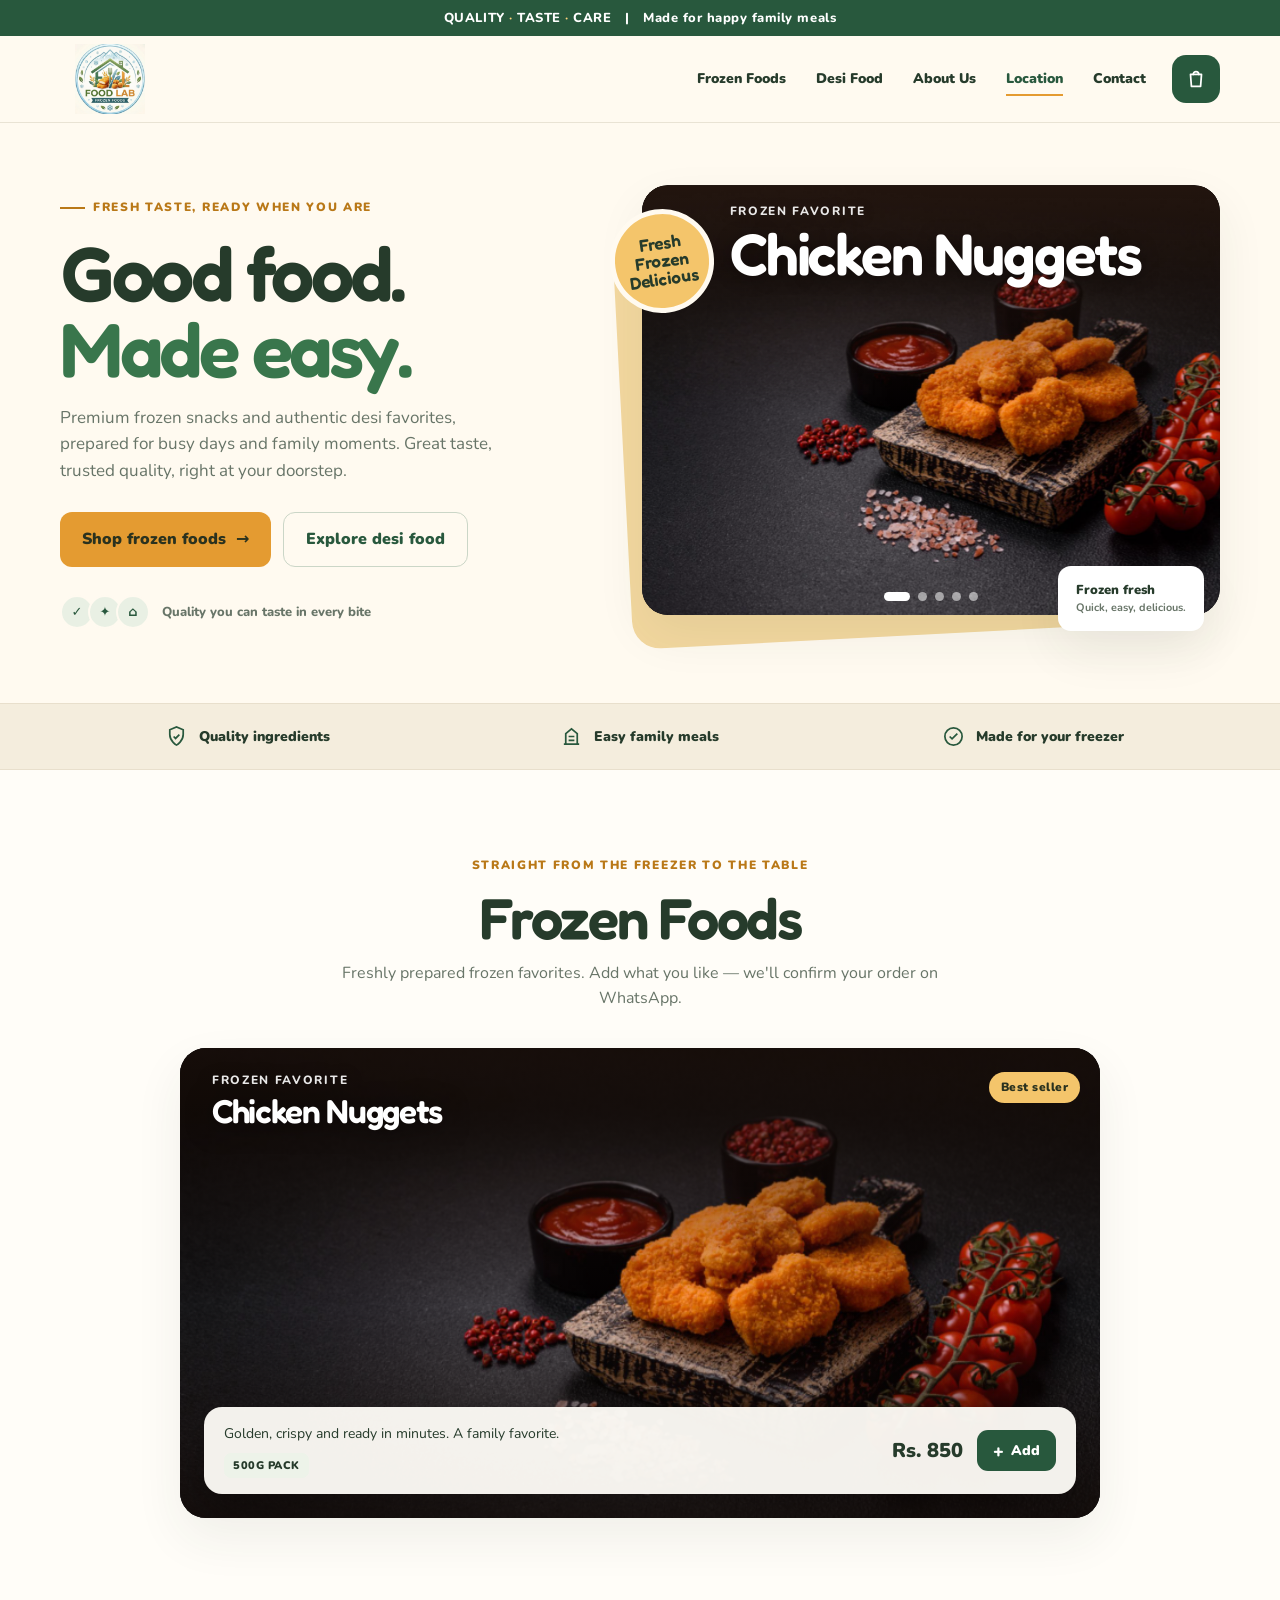
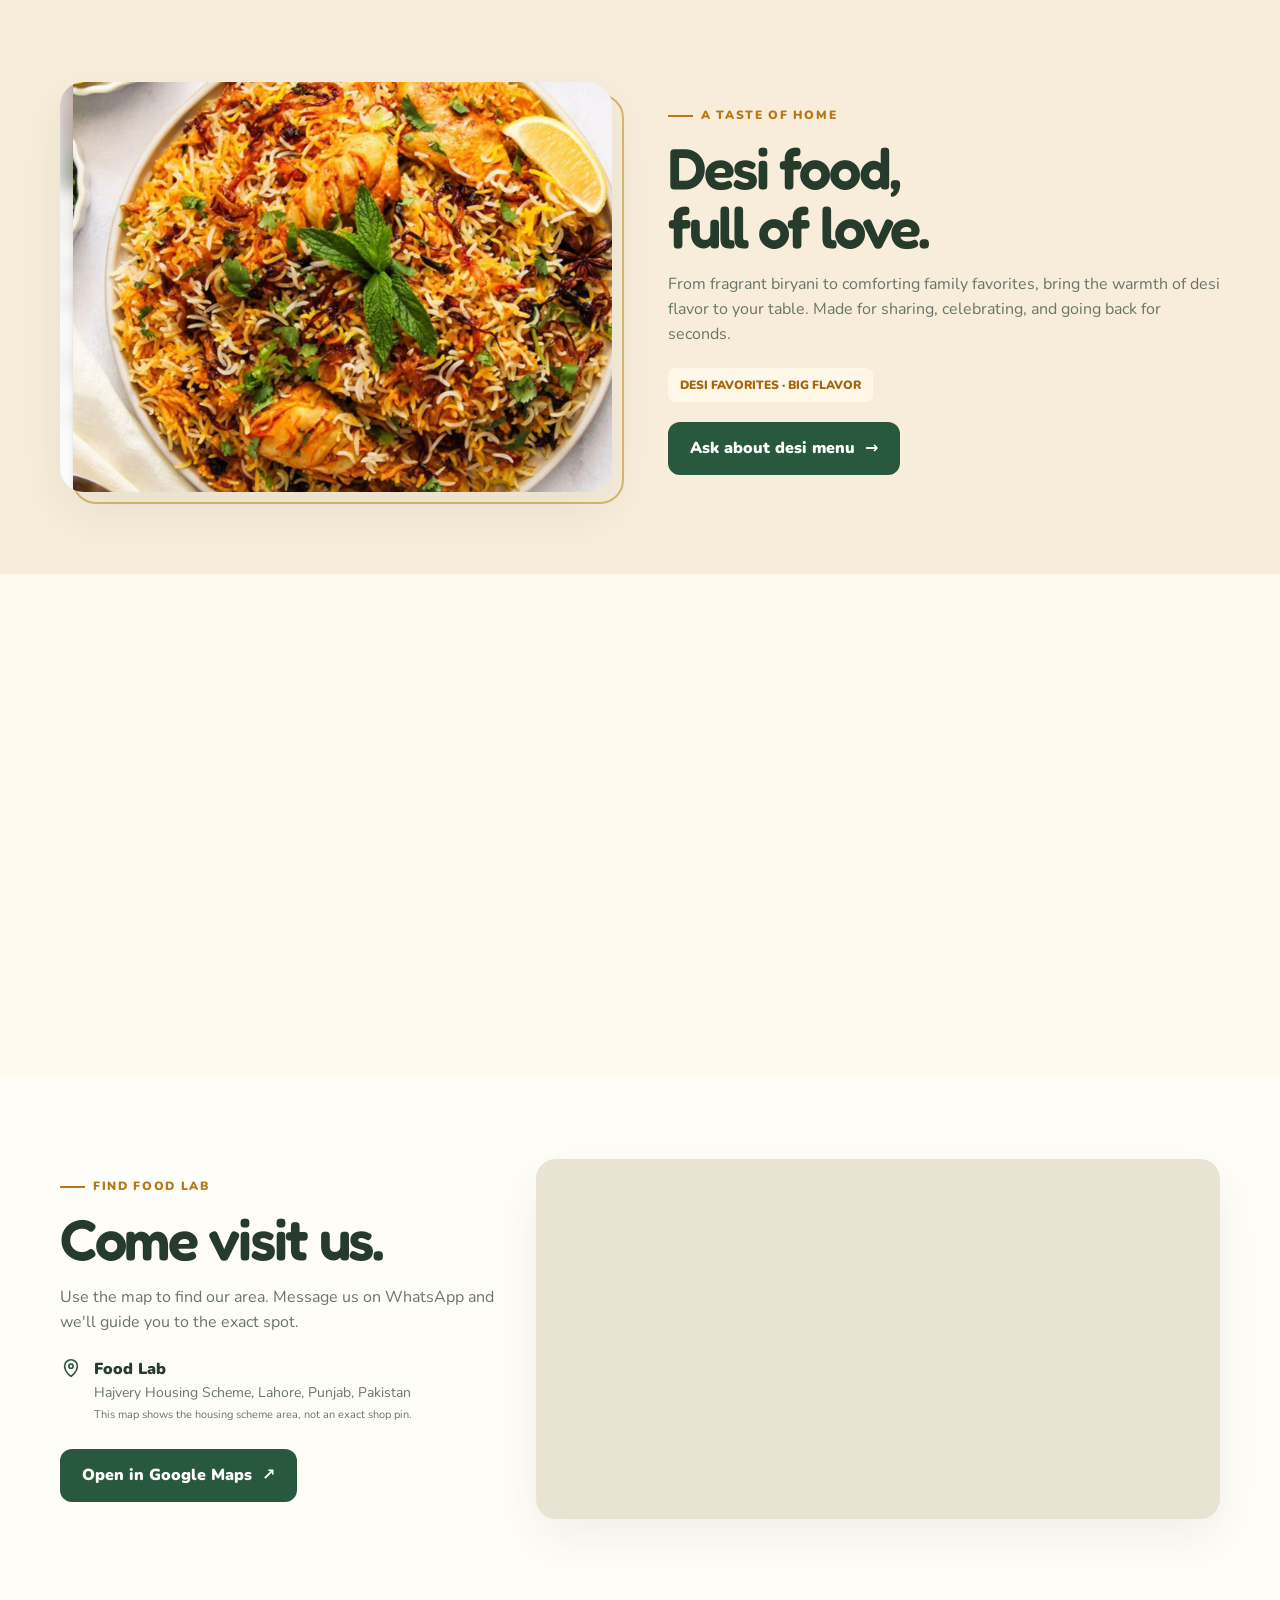
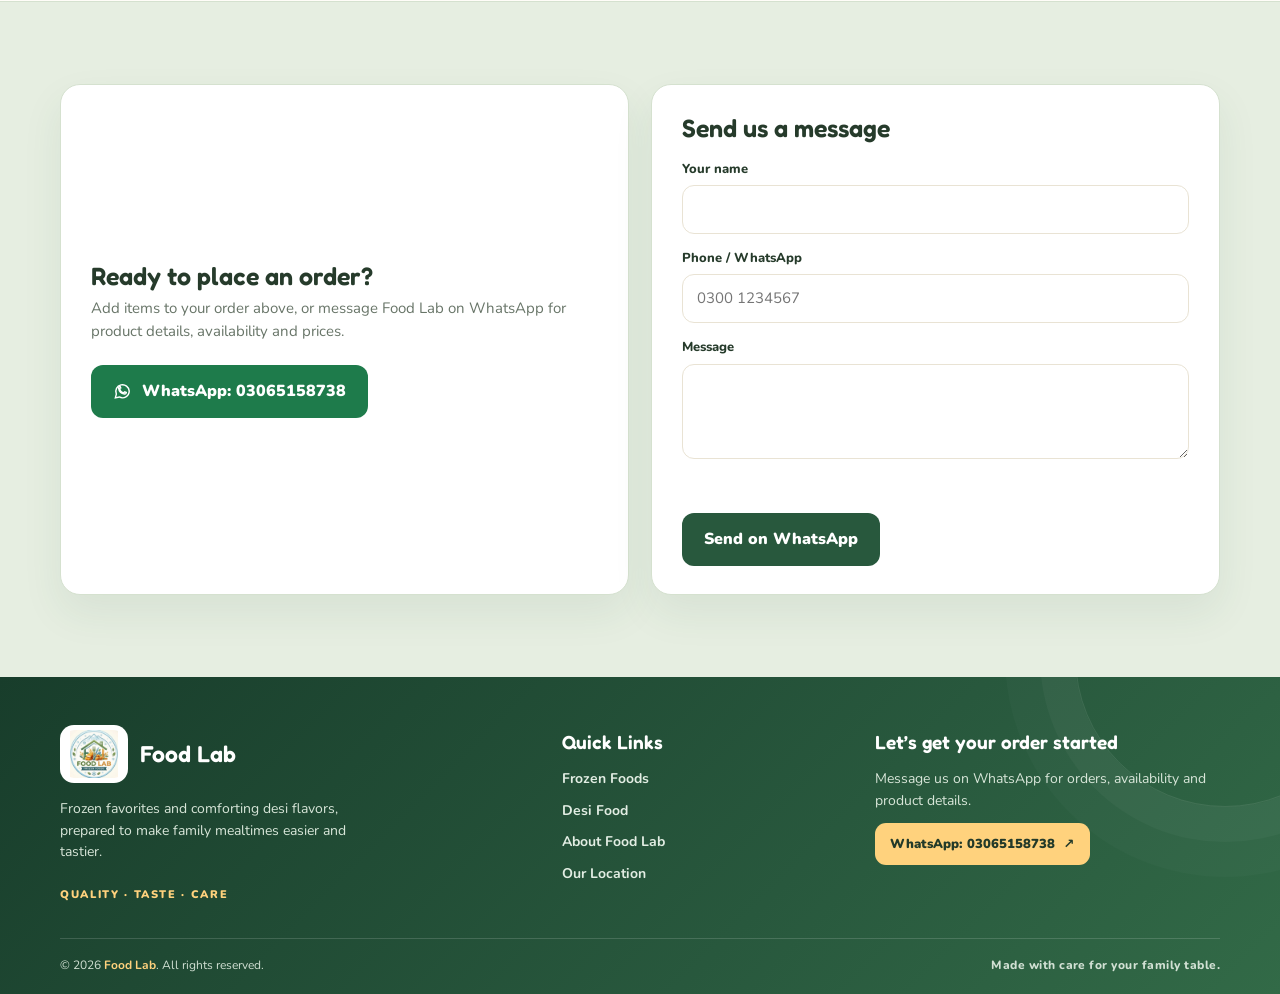
<file: index.html>
<!doctype html>
<html lang="en">
<head>
<meta charset="utf-8">
<meta name="viewport" content="width=device-width, initial-scale=1">
<meta name="theme-color" content="#fffaf0">
<title>Food Lab — Frozen Foods & Desi Favorites in Lahore</title>
<meta name="description" content="Premium frozen chicken snacks and authentic desi favorites in Lahore. Order nuggets, kababs, wings and patties online — fast, fresh and family-friendly.">
<meta property="og:title" content="Food Lab — Frozen Foods & Desi Favorites">
<meta property="og:description" content="Good food, made easy. Premium frozen snacks and desi favorites, delivered in Lahore.">
<meta property="og:type" content="website">
<link rel="icon" href="favicon.png" type="image/png">
<link rel="preconnect" href="https://fonts.googleapis.com"><link rel="preconnect" href="https://fonts.gstatic.com" crossorigin>
<link href="https://fonts.googleapis.com/css2?family=Fredoka:wght@400;500;600;700&family=Nunito:wght@400;600;700;800;900&display=swap" rel="stylesheet">
<script src="js/boot.js"></script>
<link rel="stylesheet" href="css/style.css">
</head>
<body>

<!-- first-visit brand curtain (only shown when JS is on, once per session) -->
<div class="curtain" id="curtain" aria-hidden="true"><img src="assets/food-lab-logo.webp" alt="" width="120" height="120"></div>

<div class="topline">QUALITY <b>·</b> TASTE <b>·</b> CARE &nbsp; | &nbsp; Made for happy family meals</div>

<header id="header">
  <div class="wrap nav">
    <a class="brand" href="#home" aria-label="Food Lab home"><img src="assets/food-lab-logo.webp" alt="Food Lab Frozen Foods logo" width="100" height="70"></a>
    <nav class="links" id="navLinks" aria-label="Main">
      <a href="#frozen">Frozen Foods</a>
      <a href="#desi">Desi Food</a>
      <a href="#about">About Us</a>
      <a href="#location">Location</a>
      <a href="#contact">Contact</a>
    </nav>
    <div class="nav-actions">
      <button class="cart-btn" id="cartBtn" type="button" aria-label="Open your order" aria-haspopup="dialog">
        <svg width="22" height="22" viewBox="0 0 24 24" fill="none" stroke="currentColor" stroke-width="1.9" stroke-linecap="round" stroke-linejoin="round" aria-hidden="true"><path d="M6 7h12l-1 13H7L6 7Z"/><path d="M9 7a3 3 0 0 1 6 0"/></svg>
        <span class="cart-count" id="cartCount" hidden>0</span>
      </button>
      <button class="menu-toggle" id="menuToggle" type="button" aria-label="Open navigation" aria-expanded="false" aria-controls="navLinks">
        <span></span><span></span><span></span>
      </button>
    </div>
  </div>
</header>

<main id="main">

<!-- ============ HERO ============ -->
<section class="hero" id="home">
  <div class="wrap hero-grid">
    <div class="hero-copy">
      <span class="eyebrow" data-hero data-d="0">Fresh taste, ready when you are</span>
      <h1 aria-label="Good food. Made easy.">
        <span class="line"><span data-hero-line data-d="1">Good food.</span></span>
        <span class="line"><span data-hero-line data-d="2" class="accent">Made easy.</span></span>
      </h1>
      <p data-hero data-d="3">Premium frozen snacks and authentic desi favorites, prepared for busy days and family moments. Great taste, trusted quality, right at your doorstep.</p>
      <div class="actions" data-hero data-d="4">
        <a class="btn orange" href="#frozen">Shop frozen foods <span class="arrow" aria-hidden="true">→</span></a>
        <a class="btn outline" href="#desi">Explore desi food</a>
      </div>
      <div class="hero-meta" data-hero data-d="5">
        <div class="mini-icons" aria-hidden="true"><span>✓</span><span>✦</span><span>⌂</span></div>
        <span>Quality you can taste in every bite</span>
      </div>
    </div>
    <div class="hero-art">
      <div class="art-frame" id="heroFrame">
        <!-- slide 1 is static (fast first paint); js/main.js builds slides 2-5 from js/products.js -->
        <div class="slide is-active"><div class="slide-media"><img id="heroImg" src="assets/frozen-nuggets.png" alt="Golden crispy chicken nuggets served with dipping sauce" width="808" height="544" fetchpriority="high"></div><div class="slide-text"><small>Frozen favorite</small><b>Chicken Nuggets</b></div></div>
        <div class="show-dots" id="showDots" role="group" aria-label="Choose product"></div>
      </div>
      <div class="stamp" aria-hidden="true"><span>Fresh<br>Frozen<br>Delicious</span></div>
      <div class="image-caption" data-hero data-d="6">Frozen fresh<small>Quick, easy, delicious.</small></div>
    </div>
  </div>
</section>

<div class="benefits"><div class="wrap benefits-row">
  <div class="benefit reveal" data-i="0"><svg width="23" height="23" viewBox="0 0 24 24" fill="none" stroke="currentColor" stroke-width="1.8" aria-hidden="true"><path d="M12 21s7-4 7-11V5l-7-3-7 3v5c0 7 7 11 7 11Z"/><path d="m9 12 2 2 4-4"/></svg>Quality ingredients</div>
  <div class="benefit reveal" data-i="1"><svg width="23" height="23" viewBox="0 0 24 24" fill="none" stroke="currentColor" stroke-width="1.8" aria-hidden="true"><path d="M4 20h16M6 20V9l6-5 6 5v11M9 12h6M9 16h6"/></svg>Easy family meals</div>
  <div class="benefit reveal" data-i="2"><svg width="23" height="23" viewBox="0 0 24 24" fill="none" stroke="currentColor" stroke-width="1.8" aria-hidden="true"><circle cx="12" cy="12" r="9"/><path d="m8 12 2.5 2.5L16 9"/></svg>Made for your freezer</div>
</div></div>

<!-- ============ PRODUCTS (loaded from /api/products) ============ -->
<section class="products" id="frozen"><div class="wrap">
  <div class="section-head reveal"><span class="eyebrow">Straight from the freezer to the table</span><h2>Frozen Foods</h2><p>Freshly prepared frozen favorites. Add what you like — we'll confirm your order on WhatsApp.</p></div>
  <div class="product-grid" id="productGrid" aria-live="polite" aria-busy="true"></div>
</div></section>

<!-- ============ DESI ============ -->
<section class="desi" id="desi"><div class="wrap desi-grid">
  <div class="desi-img reveal" data-reveal="left"><img src="assets/homemade-biryani.png" alt="Traditional chicken biryani with fragrant rice, herbs and spices" loading="lazy" width="552" height="562"></div>
  <div class="desi-copy reveal" data-reveal="right">
    <span class="eyebrow">A taste of home</span>
    <h2>Desi food,<br>full of love.</h2>
    <p>From fragrant biryani to comforting family favorites, bring the warmth of desi flavor to your table. Made for sharing, celebrating, and going back for seconds.</p>
    <span class="desi-badge">DESI FAVORITES · BIG FLAVOR</span>
    <div><a class="btn" data-wa="Assalam-o-alaikum Food Lab, please share your desi food menu." href="#contact">Ask about desi menu <span class="arrow" aria-hidden="true">→</span></a></div>
  </div>
</div></section>

<!-- ============ ABOUT ============ -->
<section class="about" id="about"><div class="wrap">
  <div class="about-box reveal" data-reveal="zoom">
    <span class="eyebrow">Welcome to Food Lab</span>
    <h2>Good food for real life.</h2>
    <p>We bring together convenient frozen favorites and the comforting flavors we grew up loving. Whether it's a quick snack or a desi family meal, we're here to make food time easier and tastier.</p>
    <a class="btn orange" data-wa="" href="#contact" target="_blank" rel="noopener">Talk to us on WhatsApp <span class="arrow" aria-hidden="true">↗</span></a>
  </div>
</div></section>

<!-- ============ LOCATION ============ -->
<section class="location" id="location"><div class="wrap location-grid">
  <div class="location-copy reveal" data-reveal="left">
    <span class="eyebrow">Find Food Lab</span>
    <h2>Come visit us.</h2>
    <p>Use the map to find our area. Message us on WhatsApp and we'll guide you to the exact spot.</p>
    <div class="location-address">
      <svg width="22" height="22" viewBox="0 0 24 24" fill="none" stroke="currentColor" stroke-width="1.8" aria-hidden="true"><path d="M12 21s7-4.5 7-11a7 7 0 1 0-14 0c0 6.5 7 11 7 11Z"/><circle cx="12" cy="10" r="2.3"/></svg>
      <div><strong>Food Lab</strong><span>Hajvery Housing Scheme, Lahore, Punjab, Pakistan<br><small>This map shows the housing scheme area, not an exact shop pin.</small></span></div>
    </div>
    <a class="btn" href="https://www.google.com/maps/search/?api=1&query=Hajvery+Housing+Scheme%2C+Lahore%2C+Punjab%2C+Pakistan" target="_blank" rel="noopener">Open in Google Maps <span class="arrow" aria-hidden="true">↗</span></a>
  </div>
  <iframe class="map-frame reveal" data-reveal="right" title="Map of Hajvery Housing Scheme, Lahore, Punjab, Pakistan" loading="lazy" src="https://maps.google.com/maps?q=Hajvery%20Housing%20Scheme%2C%20Lahore%2C%20Punjab%2C%20Pakistan&t=&z=12&ie=UTF8&iwloc=&output=embed" referrerpolicy="no-referrer-when-downgrade"></iframe>
</div></section>

<!-- ============ CONTACT ============ -->
<section class="contact" id="contact"><div class="wrap contact-grid">
  <div class="contact-box reveal" data-reveal="left">
    <div>
      <h3>Ready to place an order?</h3>
      <p>Add items to your order above, or message Food Lab on WhatsApp for product details, availability and prices.</p>
    </div>
    <a class="btn wa" data-wa="Assalam-o-alaikum Food Lab, I'd like to place an order." href="#contact" target="_blank" rel="noopener">
      <svg viewBox="0 0 24 24" fill="none" stroke="currentColor" stroke-width="1.8" aria-hidden="true"><path d="M20.5 11.5a8.5 8.5 0 0 1-12.6 7.4L3 20l1.2-4.7A8.5 8.5 0 1 1 20.5 11.5Z"/><path d="M8.5 8.2c.4 2.8 2.5 4.9 5.3 5.3l1-1.1 2 .9c-.2 1.2-1.1 1.9-2.3 1.8-3.9-.5-6.9-3.5-7.4-7.4-.1-1.2.6-2.1 1.8-2.3l.9 2-1.3.8Z"/></svg>
      WhatsApp: 03065158738
    </a>
  </div>
  <form class="contact-form reveal" data-reveal="right" id="contactForm" novalidate>
    <h3>Send us a message</h3>
    <div class="field"><label for="cName">Your name</label><input id="cName" name="name" type="text" autocomplete="name" maxlength="80" required></div>
    <div class="field"><label for="cPhone">Phone / WhatsApp</label><input id="cPhone" name="phone" type="tel" inputmode="tel" autocomplete="tel" placeholder="0300 1234567" maxlength="20" required></div>
    <div class="field"><label for="cMsg">Message</label><textarea id="cMsg" name="message" rows="3" maxlength="1000" required></textarea></div>
    <input class="hp" type="text" name="website" tabindex="-1" autocomplete="off" aria-hidden="true">
    <p class="form-msg" id="contactMsg" role="status"></p>
    <button class="btn" type="submit"><span class="btn-label">Send on WhatsApp</span><span class="spinner" aria-hidden="true"></span></button>
  </form>
</div></section>

</main>

<footer>
  <div class="wrap">
    <div class="footer-main">
      <div class="footer-about">
        <a class="footer-brand" href="#home" aria-label="Food Lab home"><img src="assets/food-lab-logo.webp" alt="Food Lab logo" width="68" height="58"><span>Food Lab</span></a>
        <p class="footer-tagline">Frozen favorites and comforting desi flavors, prepared to make family mealtimes easier and tastier.</p>
        <span class="footer-kicker">Quality · Taste · Care</span>
      </div>
      <div>
        <div class="footer-heading">Quick Links</div>
        <nav class="footer-links" aria-label="Footer navigation">
          <a href="#frozen">Frozen Foods</a><a href="#desi">Desi Food</a><a href="#about">About Food Lab</a><a href="#location">Our Location</a>
        </nav>
      </div>
      <div class="footer-contact">
        <div><div class="footer-heading">Let’s get your order started</div><p>Message us on WhatsApp for orders, availability and product details.</p></div>
        <a class="footer-wa" data-wa="" href="#contact" target="_blank" rel="noopener" aria-label="Chat with Food Lab on WhatsApp">WhatsApp: 03065158738 <span aria-hidden="true">↗</span></a>
      </div>
    </div>
    <div class="footer-bottom"><span>© <span id="year">2026</span> <strong>Food Lab</strong>. All rights reserved.</span><span class="footer-social-note">Made with care for your family table.</span></div>
  </div>
</footer>

<!-- ============ ORDER DRAWER ============ -->
<div class="overlay" id="overlay" hidden></div>
<aside class="drawer" id="drawer" role="dialog" aria-modal="true" aria-labelledby="drawerTitle" aria-hidden="true">
  <div class="drawer-head">
    <h2 id="drawerTitle">Your order</h2>
    <button class="icon-btn" id="drawerClose" type="button" aria-label="Close your order"><svg width="22" height="22" viewBox="0 0 24 24" fill="none" stroke="currentColor" stroke-width="2" stroke-linecap="round" aria-hidden="true"><path d="M6 6l12 12M18 6 6 18"/></svg></button>
  </div>

  <div class="drawer-body" id="drawerBody">
    <div class="cart-empty" id="cartEmpty">
      <svg width="64" height="64" viewBox="0 0 24 24" fill="none" stroke="currentColor" stroke-width="1.3" stroke-linecap="round" stroke-linejoin="round" aria-hidden="true"><path d="M6 7h12l-1 13H7L6 7Z"/><path d="M9 7a3 3 0 0 1 6 0"/></svg>
      <p>Your order is empty.</p>
      <a class="btn" href="#frozen" data-close-drawer>Browse frozen foods</a>
    </div>

    <ul class="cart-list" id="cartList"></ul>

    <form class="checkout" id="checkoutForm" novalidate hidden>
      <div class="cart-total"><span>Total</span><strong id="cartTotal">Rs. 0</strong></div>
      <p class="muted small">Delivery charges (if any) are confirmed with you on WhatsApp. Payment on delivery.</p>
      <div class="field"><label for="oName">Your name</label><input id="oName" name="name" type="text" autocomplete="name" maxlength="80" required></div>
      <div class="field"><label for="oPhone">Phone / WhatsApp</label><input id="oPhone" name="phone" type="tel" inputmode="tel" autocomplete="tel" placeholder="0300 1234567" maxlength="20" required></div>
      <div class="field"><label for="oAddress">Delivery address</label><textarea id="oAddress" name="address" rows="2" autocomplete="street-address" maxlength="300" required></textarea></div>
      <div class="field"><label for="oNotes">Notes <span class="muted">(optional)</span></label><input id="oNotes" name="notes" type="text" maxlength="300"></div>
      <input class="hp" type="text" name="website" tabindex="-1" autocomplete="off" aria-hidden="true">
      <p class="form-msg" id="orderMsg" role="alert"></p>
      <button class="btn orange block" type="submit"><span class="btn-label">Send order on WhatsApp</span><span class="spinner" aria-hidden="true"></span></button>
    </form>

    <div class="order-done" id="orderDone" hidden>
      <svg class="check" viewBox="0 0 52 52" aria-hidden="true"><circle cx="26" cy="26" r="24" fill="none"/><path fill="none" d="M15 27l8 8 14-16"/></svg>
      <h3>Almost done!</h3>
      <p>WhatsApp should have opened with your order.</p>
      <p class="muted small">Press <strong>Send</strong> in the chat so we can confirm delivery time and charges. If nothing opened, tap the button below.</p>
      <a class="btn wa block" id="orderWa" href="#" target="_blank" rel="noopener">Open WhatsApp <span class="arrow" aria-hidden="true">↗</span></a>
      <button class="btn outline block" type="button" id="orderAgain">Continue browsing</button>
    </div>
  </div>
</aside>

<div class="toast" id="toast" role="status" aria-live="polite"></div>

<script src="js/products.js" defer></script>
<script src="js/main.js" defer></script>
</body>
</html>
</file>
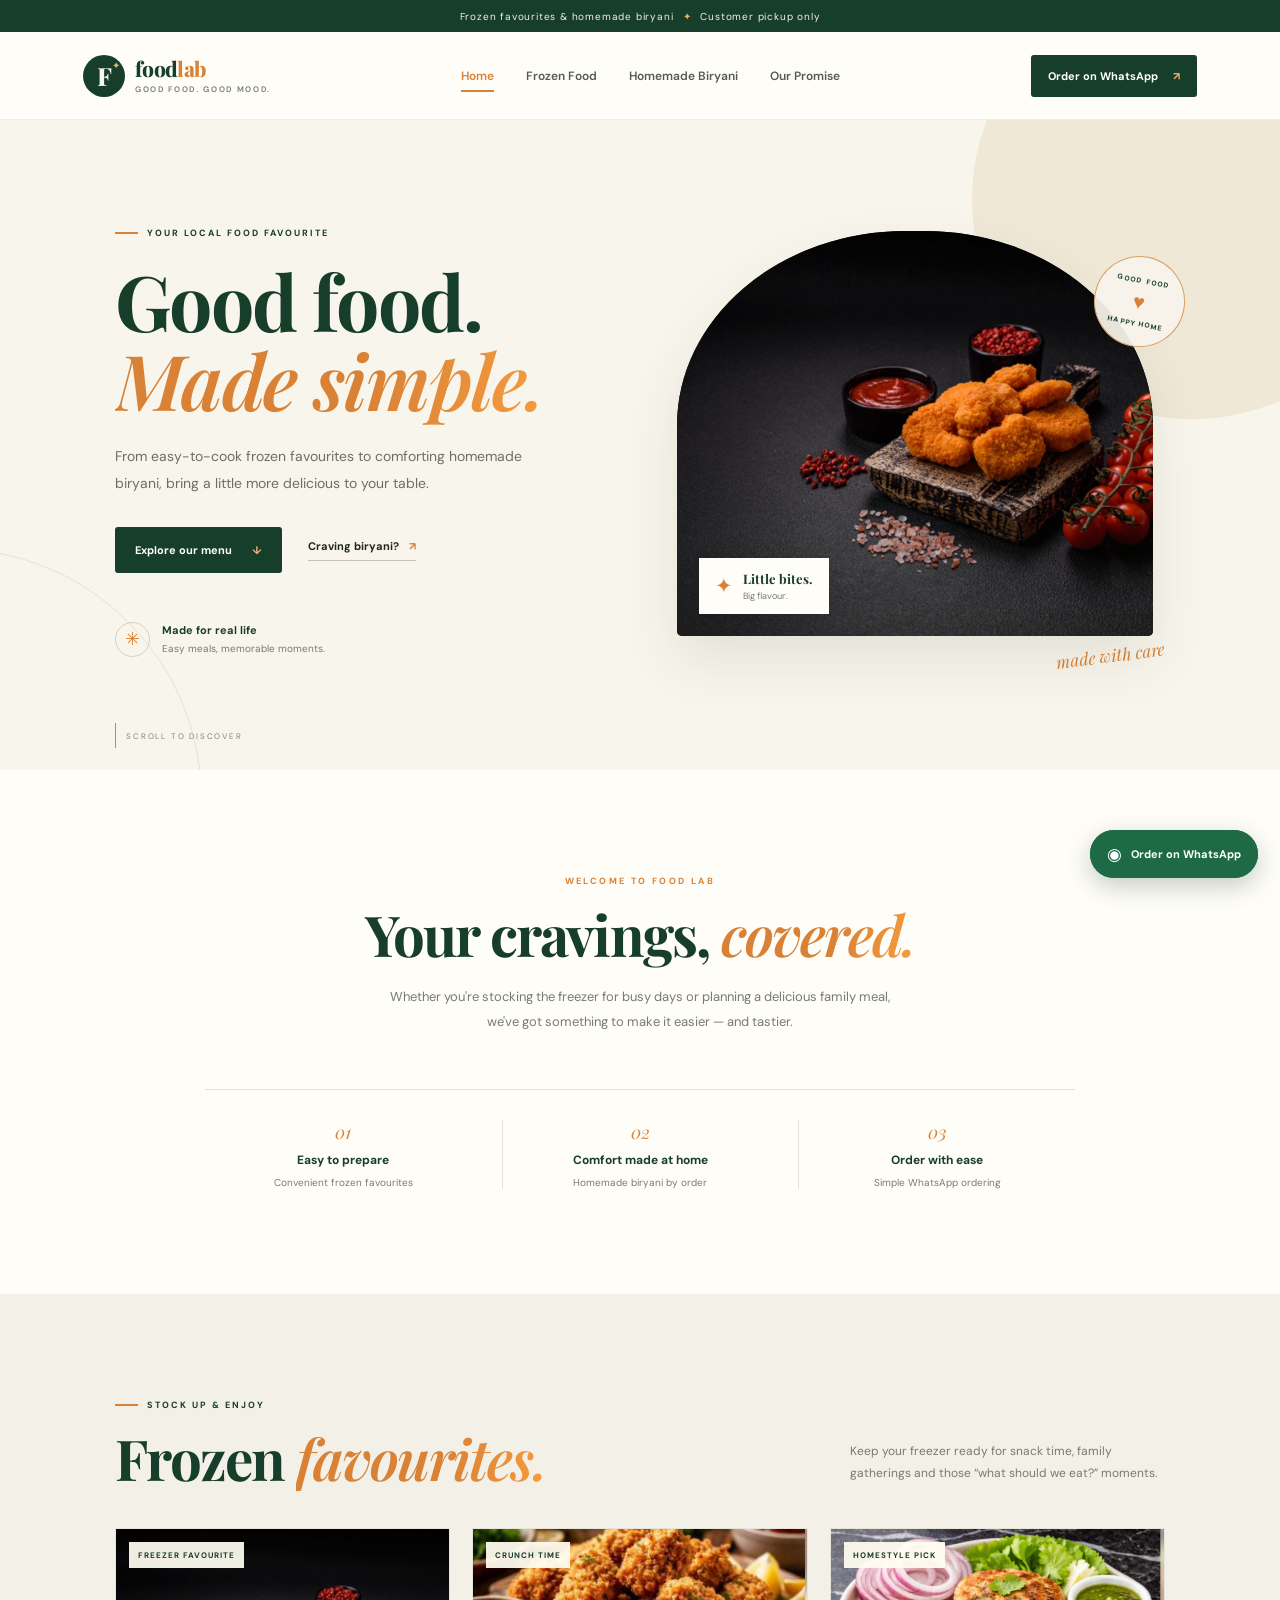
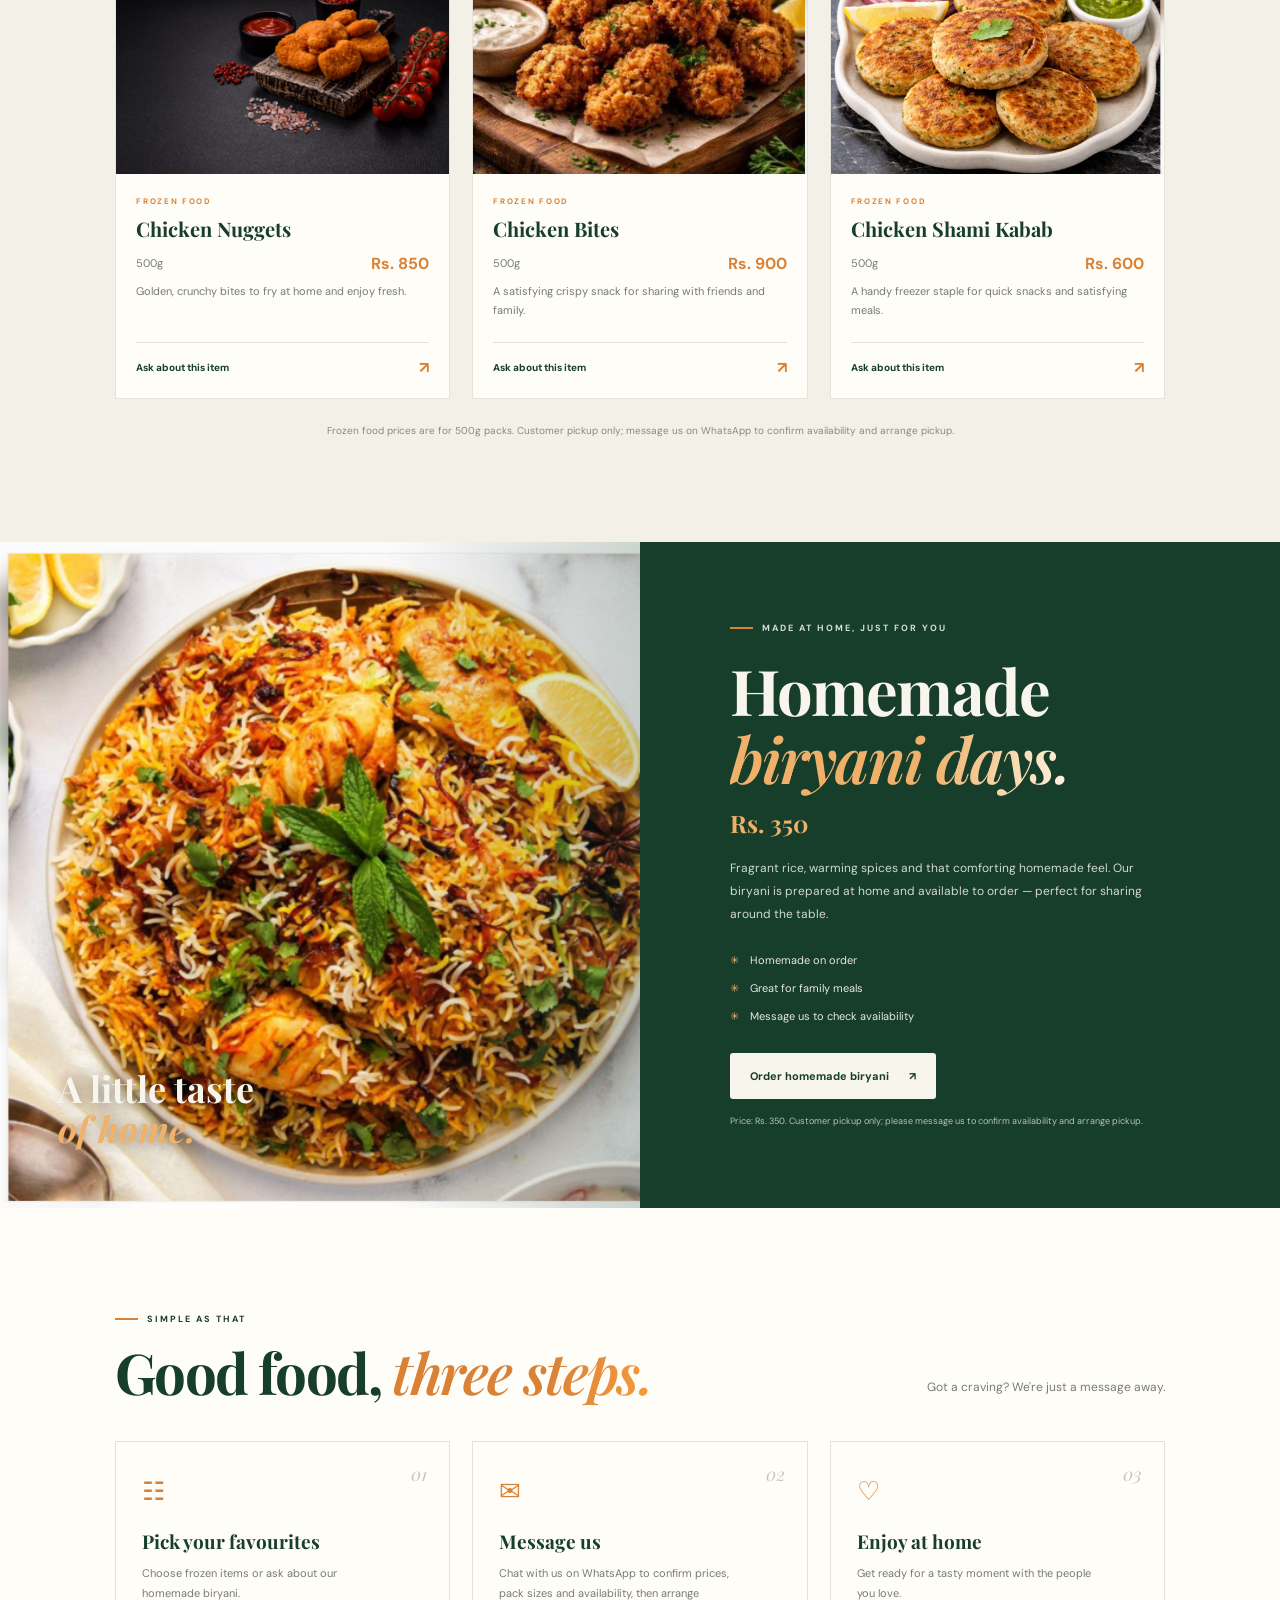
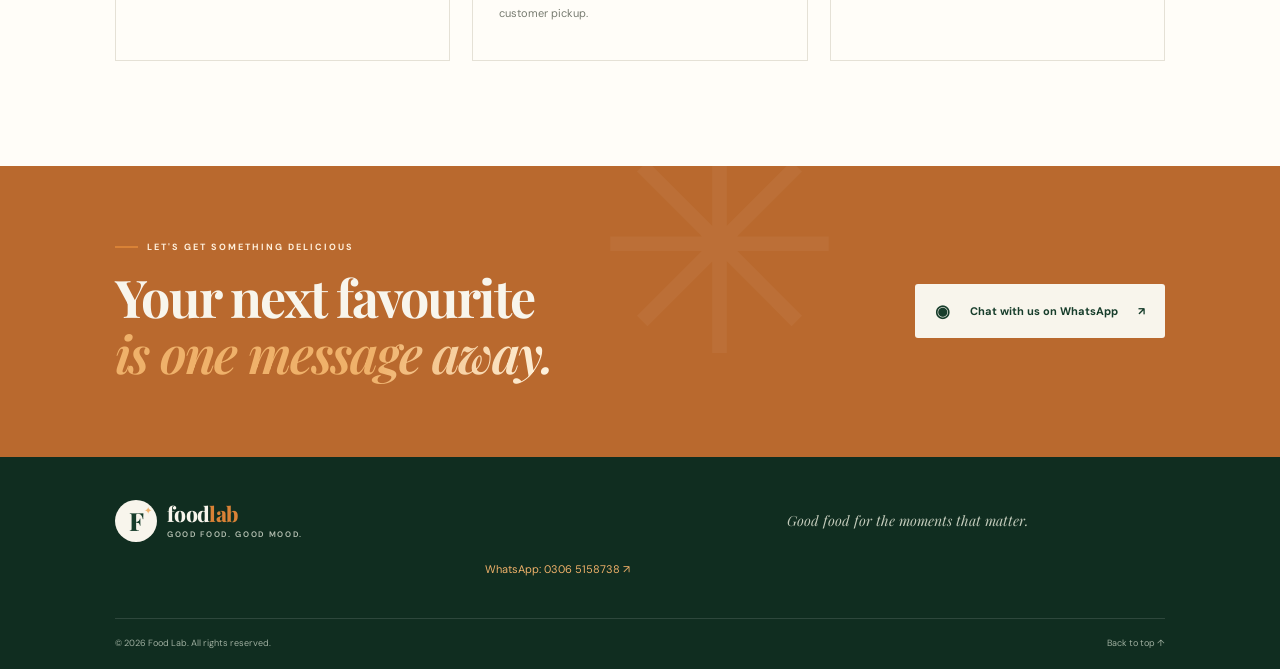
<file: index (1).html>
<!DOCTYPE html>
<html lang="en">
<head>
  <meta charset="UTF-8" />
  <meta name="viewport" content="width=device-width, initial-scale=1.0" />
  <meta name="theme-color" content="#173d2b" />
  <meta name="description" content="Food Lab — delicious frozen favourites and homemade biryani, made with care." />
  <title>Food Lab | Frozen Favourites & Homemade Biryani</title>
  <link rel="preconnect" href="https://fonts.googleapis.com">
  <link rel="preconnect" href="https://fonts.gstatic.com" crossorigin>
  <link href="https://fonts.googleapis.com/css2?family=DM+Sans:wght@400;500;600;700&family=Playfair+Display:wght@600;700;800&display=swap" rel="stylesheet">
  <style>
:root{--green:#173d2b;--green-2:#24553b;--cream:#f8f5ec;--paper:#fffdf8;--orange:#d98236;--ink:#20271f;--muted:#777b70;--line:#e5e1d6;--serif:'Playfair Display',Georgia,serif;--sans:'DM Sans',Arial,sans-serif}*{box-sizing:border-box}html{scroll-behavior:smooth;scroll-padding-top:90px}body{margin:0;background:var(--paper);color:var(--ink);font-family:var(--sans);-webkit-font-smoothing:antialiased}a{color:inherit;text-decoration:none}.announcement{min-height:32px;background:var(--green);color:#f5f1e5;display:flex;align-items:center;justify-content:center;gap:9px;font-size:10px;letter-spacing:.08em;text-align:center;padding:7px 14px}.announcement span{color:#efb26d}.site-header{height:88px;display:flex;align-items:center;justify-content:space-between;padding:0 6.5%;background:rgba(255,253,248,.96);position:sticky;top:0;z-index:20;border-bottom:1px solid rgba(23,61,43,.08);backdrop-filter:blur(14px)}.brand{display:flex;align-items:center;gap:10px}.brand-mark{width:42px;height:42px;display:grid;place-items:center;border-radius:50%;background:var(--green);color:var(--cream);font:800 25px var(--serif);position:relative}.brand-mark span{font:10px var(--sans);color:#efb26d;position:absolute;right:5px;top:4px}.brand-name{font:800 21px var(--serif);letter-spacing:-.7px;line-height:1;color:var(--green)}.brand-name>span{color:var(--orange)}.brand-name small{display:block;font:600 8px var(--sans);letter-spacing:1.65px;margin-top:5px;color:#777b70}.nav-links{display:flex;gap:32px;align-items:center}.nav-links a{font-size:12px;font-weight:600;color:#555b51;transition:color .25s}.nav-links a:hover{color:var(--orange)}.nav-order{background:var(--green);color:white;padding:14px 17px;border-radius:3px;font-size:11px;font-weight:700;transition:background .25s,transform .25s}.nav-order:hover,.btn-primary:hover{background:#2b6041;transform:translateY(-2px)}.nav-order span{margin-left:12px;color:#efb26d}.menu-toggle{display:none;background:none;border:0}.hero{min-height:650px;background:var(--cream);padding:75px 9% 80px;display:grid;grid-template-columns:1fr 1fr;align-items:center;gap:7%;position:relative;overflow:hidden}.hero:before{content:'';position:absolute;width:500px;height:500px;border:1px solid #e9e2d3;border-radius:50%;left:-300px;bottom:-280px}.hero-glow{position:absolute;width:440px;height:440px;border-radius:50%;background:#f0e8d7;right:0;top:0;transform:translate(30%,-32%)}.hero-copy,.hero-visual{position:relative;z-index:1}.eyebrow{display:flex;align-items:center;gap:9px;font-size:9px;font-weight:700;letter-spacing:2px;color:var(--green);margin:0 0 22px}.eyebrow>span{height:2px;width:23px;background:var(--orange)}h1,h2,h3,p{margin-top:0}h1,h2{font-family:var(--serif);font-weight:700;letter-spacing:-1.8px}h1{font-size:clamp(52px,6vw,82px);line-height:1.03;margin-bottom:24px;color:var(--green)}h1 em,h2 em{color:var(--orange);font-weight:600}.hero-text{max-width:430px;font-size:14px;line-height:1.9;color:#6b7065;margin-bottom:30px}.hero-actions{display:flex;align-items:center;gap:26px;flex-wrap:wrap}.btn{display:inline-flex;align-items:center;justify-content:center;gap:20px;padding:16px 20px;font-size:11px;font-weight:700;transition:all .25s;border-radius:3px}.btn-primary{background:var(--green);color:white}.btn-primary span{color:#efb26d}.text-link{font-size:11px;font-weight:700;border-bottom:1px solid #c9c2b3;padding:0 0 7px}.text-link span{color:var(--orange);margin-left:7px}.hero-notes{display:flex;align-items:center;gap:12px;margin-top:48px}.note-icon{width:35px;height:35px;display:grid;place-items:center;border:1px solid #d7cfbd;border-radius:50%;color:var(--orange);font-size:18px}.hero-notes p{margin:0;font-size:11px;line-height:1.7}.hero-notes strong{color:var(--green)}.hero-notes p span{color:var(--muted);font-size:10px}.hero-visual{max-width:510px;justify-self:end;width:100%;padding:12px 12px 30px 0}.hero-image-wrap{position:relative;z-index:1;height:405px;border-radius:48% 48% 5px 5px;overflow:hidden;background:#20251f;box-shadow:0 24px 55px #343a2a1a}.hero-image-wrap:after{content:'';position:absolute;inset:0;background:linear-gradient(0deg,#0c160c40,transparent 45%);pointer-events:none}.hero-image-wrap img{width:100%;height:100%;object-fit:cover;transition:transform 1s cubic-bezier(.2,.7,.2,1);animation:heroDrift 18s ease-in-out infinite alternate}.hero-image-wrap:hover img{transform:scale(1.05)}@keyframes heroDrift{0%{transform:scale(1.02) translateX(-.5%)}100%{transform:scale(1.12) translateX(1.5%)}}.image-tag{position:absolute;z-index:2;bottom:22px;left:22px;background:var(--paper);padding:12px 16px;display:flex;gap:10px;align-items:center;box-shadow:0 8px 22px #0002}.image-tag>span{color:var(--orange);font-size:21px}.image-tag strong,.image-tag small{display:block}.image-tag strong{font:700 13px var(--serif);color:var(--green)}.image-tag small{font-size:9px;color:var(--muted);margin-top:3px}.floating-stamp{position:absolute;right:-20px;top:37px;z-index:2;width:91px;height:91px;border:1px solid #d7a064;border-radius:50%;display:flex;flex-direction:column;align-items:center;justify-content:center;gap:4px;background:#f8f5eced;color:var(--green);font-size:7px;font-weight:700;letter-spacing:1.2px;transform:rotate(11deg)}.floating-stamp b{font-size:20px;color:var(--orange)}.hero-scribble{position:absolute;right:0;bottom:0;font:italic 17px var(--serif);color:var(--orange);transform:rotate(-7deg)}.scroll-cue{position:absolute;bottom:22px;left:9%;font-size:8px;letter-spacing:1.8px;color:#858579;display:flex;align-items:center;gap:10px}.scroll-cue span{height:25px;width:1px;background:var(--orange)}.section-pad{padding:105px 9%}.intro{text-align:center;background:var(--paper)}.intro-kicker{font-size:9px;font-weight:700;letter-spacing:2.4px;color:var(--orange);margin-bottom:15px}.intro h2,.section-heading h2{font-size:clamp(38px,4.4vw,57px);line-height:1.12;color:var(--green);margin-bottom:20px}.intro-text{max-width:530px;margin:0 auto;color:var(--muted);font-size:13px;line-height:1.9}.value-row{display:grid;grid-template-columns:repeat(3,1fr);max-width:870px;margin:55px auto 0;border-top:1px solid var(--line);padding-top:30px;gap:20px}.value-row>div{display:flex;flex-direction:column;gap:8px}.value-row>div+div{border-left:1px solid var(--line)}.value-row span{font:italic 18px var(--serif);color:var(--orange)}.value-row strong{font-size:12px;color:var(--green)}.value-row small{font-size:10px;color:var(--muted)}.products{background:#f3f0e7}.section-heading{display:flex;align-items:end;justify-content:space-between;gap:40px;margin-bottom:38px}.section-heading .eyebrow{margin-bottom:15px}.section-heading h2{margin:0}.section-heading>p{max-width:315px;font-size:12px;line-height:1.8;color:var(--muted);margin-bottom:5px}.product-grid{display:grid;grid-template-columns:repeat(3,minmax(0,1fr));gap:22px}.product-card{background:var(--paper);border:1px solid #e8e3d8;transition:transform .35s,box-shadow .35s;min-width:0}.product-card:hover{transform:translateY(-7px);box-shadow:0 18px 38px #233b2512}.product-image{height:245px;position:relative;overflow:hidden;background:#ddd}.product-image img{width:100%;height:100%;object-fit:cover;transition:transform .7s}.product-card:hover .product-image img{transform:scale(1.06)}.product-label{position:absolute;left:13px;top:13px;background:#fffdf0eF;color:var(--green);font-size:8px;letter-spacing:1px;font-weight:700;padding:8px 9px}.product-info{padding:22px 20px 20px}.product-type{font-size:8px;letter-spacing:1.7px;color:var(--orange);font-weight:700;margin-bottom:9px}.product-info h3{font:700 20px var(--serif);color:var(--green);margin-bottom:11px}.product-desc{font-size:11px;line-height:1.8;color:var(--muted);min-height:40px;margin-bottom:20px}.product-order{display:flex;justify-content:space-between;align-items:center;padding-top:14px;border-top:1px solid var(--line);font-size:10px;font-weight:700;color:var(--green)}.product-order span{color:var(--orange);font-size:16px;transition:transform .2s}.product-order:hover span{transform:translate(3px,-3px)}.price-note{text-align:center;font-size:10px;color:#898a7e;margin:25px 0 0}.biryani-section{display:grid;grid-template-columns:1fr 1fr;background:var(--green);color:#f8f5ec;min-height:570px}.biryani-image{min-height:570px;position:relative;overflow:hidden}.biryani-image:after{content:'';position:absolute;inset:0;background:linear-gradient(90deg,transparent 60%,#173d2b35)}.biryani-image img{width:100%;height:100%;position:absolute;inset:0;object-fit:cover;transition:transform 1.1s}.biryani-image:hover img{transform:scale(1.045)}.biryani-image-note{position:absolute;z-index:2;left:9%;bottom:9%;font:700 36px/1.1 var(--serif);text-shadow:0 2px 15px #0006}.biryani-image-note em{color:#f0b16a}.biryani-copy{padding:80px clamp(35px,7vw,100px);align-self:center}.eyebrow-light{color:#d8dfd2}.biryani-copy h2,.cta-band h2{font-size:clamp(42px,5vw,63px);line-height:1.08;margin-bottom:23px;color:var(--cream)}.biryani-copy h2 em,.cta-band h2 em{color:#efb16a}.biryani-copy>p:not(.eyebrow){font-size:12px;line-height:1.95;color:#d2d9cf;max-width:440px}.biryani-points{padding:0;list-style:none;margin:26px 0 30px;display:grid;gap:14px}.biryani-points li{font-size:11px;color:#e8e9de;display:flex;align-items:center;gap:11px}.biryani-points span{color:#efb16a}.btn-cream{background:var(--cream);color:var(--green)}.btn-cream:hover{background:#fff;transform:translateY(-2px)}.order-note{display:block;color:#b7c5b7;font-size:9px;margin-top:15px;line-height:1.6}.how{background:var(--paper)}.steps-grid{display:grid;grid-template-columns:repeat(3,1fr);gap:22px}.step{padding:26px 26px 30px;border:1px solid var(--line);position:relative;min-height:220px;transition:border-color .3s,transform .3s}.step:hover{border-color:#d3a06b;transform:translateY(-4px)}.step-number{position:absolute;right:22px;top:20px;color:#c9c4b8;font:italic 18px var(--serif)}.step-icon{font-size:26px;color:var(--orange);margin:6px 0 20px}.step h3{font:700 19px var(--serif);color:var(--green);margin-bottom:10px}.step p{font-size:11px;line-height:1.8;color:var(--muted);margin:0;max-width:240px}.cta-band{position:relative;overflow:hidden;padding:75px 9%;background:#b9692e;display:flex;align-items:center;justify-content:space-between;gap:30px;color:var(--cream)}.cta-band .eyebrow{color:#fff0dc;margin-bottom:16px}.cta-band h2{font-size:clamp(34px,4.3vw,52px);margin:0}.cta-band .btn{flex-shrink:0}.wa-icon{font-size:17px}.cta-pattern{position:absolute;right:34%;top:-65px;font-size:300px;line-height:1;color:#ffffff0b;pointer-events:none}.footer{padding:43px 9% 20px;background:#102d20;color:#f8f5ec;display:grid;grid-template-columns:1fr 1fr;align-items:center;gap:20px}.brand-footer .brand-mark{background:#f8f5ec;color:var(--green)}.brand-footer .brand-name{color:#f8f5ec}.brand-footer .brand-name small{color:#b5c0b2}.footer>p{font:italic 14px var(--serif);color:#c3cbbb;margin:0;text-align:center}.footer-phone{justify-self:end;font-size:11px;color:#f0b16a}.footer-bottom{grid-column:1/-1;border-top:1px solid #ffffff20;margin-top:22px;padding-top:18px;display:flex;justify-content:space-between;color:#9eae9f;font-size:9px}.footer-bottom a:hover{color:#efb16a}.floating-whatsapp{position:fixed;z-index:15;right:22px;bottom:22px;background:#1d6a45;color:white;border-radius:40px;display:flex;align-items:center;gap:9px;padding:13px 17px;box-shadow:0 8px 24px #153e2d40;font-size:11px;transition:transform .25s,box-shadow .25s}.floating-whatsapp:hover{transform:translateY(-3px);box-shadow:0 12px 30px #153e2d50}.floating-whatsapp span{font-size:17px}.reveal{opacity:0;transform:translateY(22px);transition:opacity .7s ease,transform .7s cubic-bezier(.2,.7,.2,1)}.reveal.is-visible{opacity:1;transform:translateY(0)}.product-card:nth-child(2),.step:nth-child(2){transition-delay:.1s}.product-card:nth-child(3),.step:nth-child(3){transition-delay:.2s}@media(max-width:1000px){.site-header{padding:0 4%}.nav-links{gap:17px}.hero{padding-left:6%;padding-right:6%;gap:5%}.hero-image-wrap{height:355px}.section-pad{padding:80px 6%}.product-image{height:205px}.biryani-copy{padding:60px 7%}.cta-band{padding-left:6%;padding-right:6%}}@media(max-width:760px){.announcement{font-size:9px}.site-header{height:72px;padding:0 5%}.brand-mark{width:37px;height:37px}.brand-name{font-size:19px}.menu-toggle{display:flex;flex-direction:column;gap:5px;margin-left:auto;margin-right:15px;padding:10px}.menu-toggle span{display:block;width:21px;height:2px;background:var(--green);transition:transform .25s}.menu-toggle[aria-expanded=true] span:first-child{transform:translateY(7px) rotate(45deg)}.menu-toggle[aria-expanded=true] span:nth-child(2){opacity:0}.menu-toggle[aria-expanded=true] span:last-child{transform:translateY(-7px) rotate(-45deg)}.nav-links{position:absolute;top:71px;left:0;right:0;background:var(--paper);padding:0 6%;display:flex;flex-direction:column;align-items:stretch;gap:0;max-height:0;overflow:hidden;transition:max-height .35s,padding .35s;box-shadow:0 15px 20px #152d1b08}.nav-links.open{max-height:300px;padding:12px 6% 22px}.nav-links a{padding:14px 0;border-bottom:1px solid var(--line)}.nav-order{font-size:0;padding:12px}.nav-order span{font-size:16px;margin:0}.hero{grid-template-columns:1fr;padding:58px 7% 72px;gap:35px}.hero-copy{max-width:570px}.hero h1{font-size:clamp(53px,12vw,75px)}.hero-text{font-size:13px}.hero-visual{justify-self:center;max-width:470px;padding-right:10px}.hero-image-wrap{height:350px}.floating-stamp{right:-5px}.scroll-cue{left:7%}.section-pad{padding:70px 7%}.intro h2,.section-heading h2{font-size:42px}.value-row{gap:10px;margin-top:38px}.value-row strong{font-size:10px}.value-row small{font-size:9px;line-height:1.5}.section-heading{align-items:start;flex-direction:column;gap:15px}.section-heading>p{max-width:470px}.product-grid{grid-template-columns:1fr 1fr;gap:15px}.product-card:last-child{grid-column:1/-1;display:grid;grid-template-columns: .9fr 1fr}.product-card:last-child .product-image{height:100%;min-height:240px}.product-image{height:210px}.product-info{padding:17px 15px}.product-info h3{font-size:18px}.product-desc{font-size:10px}.biryani-section{grid-template-columns:1fr}.biryani-image{min-height:380px}.biryani-copy{padding:58px 8% 65px}.biryani-copy h2{font-size:53px}.steps-grid{gap:12px}.step{padding:20px 16px;min-height:220px}.step h3{font-size:16px}.step p{font-size:10px}.cta-band{padding:60px 7%;align-items:flex-start;flex-direction:column}.cta-band h2{font-size:43px}.footer{padding-left:7%;padding-right:7%}}@media(max-width:480px){.hero{padding-top:45px}.hero-actions{gap:18px}.btn{padding:15px 16px}.hero-image-wrap{height:285px}.hero-notes{margin-top:35px}.value-row{grid-template-columns:1fr;gap:17px;text-align:left;max-width:270px}.value-row>div{display:grid;grid-template-columns:28px 1fr;gap:4px 10px}.value-row>div+div{border-left:0}.value-row span{grid-row:span 2}.value-row small{grid-column:2}.product-grid{grid-template-columns:1fr}.product-card:last-child{grid-column:auto;display:block}.product-card:last-child .product-image{height:230px;min-height:0}.product-image{height:245px}.product-info{padding:20px}.product-info h3{font-size:21px}.product-desc{font-size:11px;min-height:0}.biryani-image{min-height:310px}.biryani-copy h2{font-size:48px}.steps-grid{grid-template-columns:1fr}.step{min-height:0;padding:24px}.step-icon{margin-bottom:15px}.step p{max-width:100%;font-size:11px}.cta-band h2{font-size:37px}.footer{grid-template-columns:1fr;gap:20px;text-align:center;justify-items:center}.footer>p{text-align:center}.footer-phone{justify-self:center}.footer-bottom{width:100%;gap:12px}.floating-whatsapp{right:12px;bottom:12px;padding:12px 15px}.floating-whatsapp b{font-size:10px}}@media(prefers-reduced-motion:reduce){html{scroll-behavior:auto}*,*:before,*:after{animation-duration:.01ms!important;animation-iteration-count:1!important;transition-duration:.01ms!important}.reveal{opacity:1;transform:none}}

.product-price{display:flex;align-items:center;justify-content:space-between;gap:10px;margin:0 0 8px;color:var(--muted);font-size:11px}.product-price strong{font-size:16px;color:var(--orange);font-weight:700}.biryani-price{font:700 24px var(--serif)!important;color:#efb16a!important;margin:-8px 0 18px!important}

/* =====================================================================
   FOOD LAB - ANIMATION LAYER
   Original design (colors, fonts, layout) bilkul wahi hai. Yeh sirf motion
   add karta hai. Zyada-tar effects transform/opacity par hain taake mobile
   par bhi smooth rahein.
   ===================================================================== */
:root{--ease-out:cubic-bezier(.2,.7,.2,1);--ease-spring:cubic-bezier(.34,1.56,.64,1)}

/* ---------- Keyframes ---------- */
@keyframes rise{from{opacity:0;transform:translateY(30px)}to{opacity:1;transform:none}}
@keyframes slideIn{from{opacity:0;transform:translateX(-26px)}to{opacity:1;transform:none}}
@keyframes priceIn{from{opacity:0;transform:scale(.5)}to{opacity:1;transform:none}}
@keyframes archIn{from{clip-path:inset(100% 0 0 0)}to{clip-path:inset(0 0 0 0)}}
@keyframes lineGrow{from{transform:scaleX(0)}to{transform:scaleX(1)}}
@keyframes shimmer{to{background-position:200% 0}}
@keyframes stampIn{from{opacity:0;transform:rotate(-40deg) scale(.4)}to{opacity:1;transform:rotate(11deg) scale(1)}}
@keyframes stampFloat{0%,100%{transform:rotate(11deg) translateY(0)}50%{transform:rotate(6deg) translateY(-9px)}}
@keyframes tagFloat{0%,100%{transform:translateY(0)}50%{transform:translateY(-6px)}}
@keyframes scribble{from{opacity:0;transform:rotate(-7deg) translateY(12px)}to{opacity:1;transform:rotate(-7deg)}}
@keyframes cue{0%{transform:scaleY(0);transform-origin:top}50%{transform:scaleY(1);transform-origin:top}51%{transform:scaleY(1);transform-origin:bottom}100%{transform:scaleY(0);transform-origin:bottom}}
@keyframes spin{to{transform:rotate(360deg)}}
@keyframes ring{0%{transform:scale(1);opacity:.5}100%{transform:scale(1.55);opacity:0}}
@keyframes waIn{from{opacity:0;transform:translateY(40px) scale(.8)}to{opacity:1;transform:none}}
@keyframes wiggle{0%,100%{transform:rotate(0)}25%{transform:rotate(-18deg)}75%{transform:rotate(18deg)}}
@keyframes ripple{to{transform:scale(1);opacity:0}}
@keyframes steam{0%{opacity:0;transform:translateY(40px) scale(.7)}25%{opacity:1}100%{opacity:0;transform:translateY(-170px) scale(1.5)}}
@keyframes glowPulse{to{scale:1.16}}
@keyframes headerIn{from{transform:translateY(-100%)}to{transform:none}}
@keyframes btnPulse{0%{box-shadow:0 0 0 0 rgba(248,245,236,.5)}100%{box-shadow:0 0 0 18px rgba(248,245,236,0)}}
@keyframes waPulse{0%,100%{transform:scale(1)}50%{transform:scale(1.25)}}

/* ---------- Scroll progress bar ---------- */
.scroll-progress{position:fixed;top:0;left:0;right:0;height:3px;z-index:30;background:linear-gradient(90deg,var(--orange),#efb16a);transform:scaleX(0);transform-origin:left;pointer-events:none}

/* ---------- Announcement + header ---------- */
.announcement span{animation:spin 8s linear infinite}
.site-header{animation:headerIn .8s var(--ease-out) backwards;transition:height .35s var(--ease-out),box-shadow .35s,background .35s}
.site-header.scrolled{box-shadow:0 8px 30px rgba(23,61,43,.1)}
@media(min-width:761px){.site-header.scrolled{height:70px}}
.brand-mark{transition:transform .5s var(--ease-spring)}
.brand-mark span{transition:transform .7s var(--ease-out)}
.brand:hover .brand-mark{transform:rotate(-10deg) scale(1.08)}
.brand:hover .brand-mark span{transform:rotate(180deg)}

@media(min-width:761px){
  .nav-links a{position:relative;padding:6px 0}
  .nav-links a:after{content:'';position:absolute;left:0;right:0;bottom:-2px;height:2px;background:var(--orange);transform:scaleX(0);transform-origin:right;transition:transform .35s var(--ease-out)}
  .nav-links a:hover:after,.nav-links a.active:after{transform:scaleX(1);transform-origin:left}
}
.nav-links a.active{color:var(--orange)}

/* ---------- Hero entrance ---------- */
.hero-copy.is-visible>*{animation:rise .9s var(--ease-out) backwards}
.hero-copy.is-visible>:nth-child(1){animation-delay:.1s}
.hero-copy.is-visible>:nth-child(2){animation-delay:.25s}
.hero-copy.is-visible>:nth-child(3){animation-delay:.4s}
.hero-copy.is-visible>:nth-child(4){animation-delay:.55s}
.hero-copy.is-visible>:nth-child(5){animation-delay:.7s}

.hero-visual.is-visible .hero-image-wrap{animation:archIn 1.3s var(--ease-out) .1s backwards}
.hero-visual.is-visible .floating-stamp{animation:stampIn .9s var(--ease-spring) 1s backwards,stampFloat 6s ease-in-out 1.9s infinite}
.hero-visual.is-visible .image-tag{animation:rise .9s var(--ease-out) .9s backwards,tagFloat 5s ease-in-out 1.8s infinite}
.hero-visual.is-visible .hero-scribble{animation:scribble 1s ease 1.4s backwards}
.hero-glow{animation:glowPulse 9s ease-in-out infinite alternate}

/* Mouse parallax (JS --nx / --ny set karta hai) */
.hero-glow,.floating-stamp,.image-tag{transition:translate .5s ease-out}
.hero-glow{translate:calc(var(--nx,0)*34px) calc(var(--ny,0)*34px)}
.floating-stamp{translate:calc(var(--nx,0)*-28px) calc(var(--ny,0)*-28px)}
.image-tag{translate:calc(var(--nx,0)*16px) calc(var(--ny,0)*16px)}

.scroll-cue span{transform-origin:top;animation:cue 2.2s ease-in-out infinite}
.hero-notes .note-icon{transition:transform .6s var(--ease-spring)}
.hero-notes:hover .note-icon{transform:rotate(180deg) scale(1.12)}

/* ---------- Headings ---------- */
h1 em,h2 em{--em-a:var(--orange);--em-b:#f59a3e;background:linear-gradient(100deg,var(--em-a) 30%,var(--em-b) 50%,var(--em-a) 70%);background-size:200% 100%;-webkit-background-clip:text;background-clip:text;-webkit-text-fill-color:transparent;color:transparent}
.biryani-copy h2 em,.cta-band h2 em{--em-a:#efb16a;--em-b:#fff3df}
h1 em{animation:shimmer 6s linear infinite}
.is-visible h2 em,h2.is-visible em{animation:shimmer 2.6s ease .4s 1}
.reveal.is-visible .eyebrow>span,.eyebrow.reveal.is-visible>span{transform-origin:left;animation:lineGrow .8s var(--ease-out) .3s backwards}

/* ---------- Scroll reveal (script.js ke .reveal / .is-visible ke upar) ---------- */
.reveal{transition:opacity .9s ease var(--d,0s),transform 1s var(--ease-out) var(--d,0s)}
.reveal:not(.is-visible){transform:translateY(36px)}
.product-card.reveal:not(.is-visible){transform:translateY(54px) scale(.96)}
.hero-visual.reveal:not(.is-visible){transform:translateX(50px)}
.biryani-image.reveal:not(.is-visible){transform:translateX(-60px)}
.biryani-copy.reveal:not(.is-visible){transform:translateX(60px)}
/* Reveal khatam hone par (JS .done lagata hai) delay hata do taake hover foran chale */
.reveal.done{transition-delay:0s!important}
.product-card.reveal.done{transition:transform .45s var(--ease-out),box-shadow .45s,border-color .3s}
.step.reveal.done{transition:transform .4s var(--ease-out),box-shadow .4s,border-color .3s}

.value-row.is-visible>div{animation:rise .8s var(--ease-out) backwards}
.value-row.is-visible>div:nth-child(1){animation-delay:.15s}
.value-row.is-visible>div:nth-child(2){animation-delay:.3s}
.value-row.is-visible>div:nth-child(3){animation-delay:.45s}
.value-row>div{transition:transform .35s var(--ease-out)}
.value-row>div:hover{transform:translateY(-5px)}
.value-row span{transition:transform .45s var(--ease-spring);transform-origin:left center}
.value-row>div:hover span{transform:scale(1.3)}
.value-row strong{transition:color .3s}
.value-row>div:hover strong{color:var(--orange)}

/* ---------- Buttons ---------- */
.btn,.nav-order{position:relative;overflow:hidden;isolation:isolate;translate:var(--tx,0) var(--ty,0);-webkit-tap-highlight-color:transparent}
.nav-order{transition:background .25s,transform .25s,translate .25s,box-shadow .25s}
.btn:after,.nav-order:after{content:'';position:absolute;top:0;left:-120%;width:60%;height:100%;background:linear-gradient(105deg,transparent,rgba(255,255,255,.38),transparent);transform:skewX(-20deg);transition:left .8s var(--ease-out);pointer-events:none}
.btn:hover:after,.nav-order:hover:after{left:140%}
.btn>span,.nav-order>span{display:inline-block;transition:transform .3s var(--ease-out)}
.btn-primary:hover>span{transform:translateY(3px)}
.btn-cream:hover>span,.nav-order:hover>span{transform:translate(3px,-3px)}
.btn-primary:hover{box-shadow:0 14px 28px rgba(23,61,43,.28)}
.btn-cream:hover{box-shadow:0 14px 28px rgba(0,0,0,.25)}
.nav-order:hover{box-shadow:0 10px 22px rgba(23,61,43,.25)}
.btn:active,.nav-order:active{transform:translateY(0) scale(.97)}
.ripple{position:absolute;border-radius:50%;background:rgba(255,255,255,.4);transform:scale(0);animation:ripple .65s ease-out forwards;pointer-events:none}

.text-link{position:relative}
.text-link:after{content:'';position:absolute;left:0;bottom:-1px;height:1px;width:100%;background:var(--orange);transform:scaleX(0);transform-origin:left;transition:transform .45s var(--ease-out)}
.text-link:hover:after{transform:scaleX(1)}
.text-link span{display:inline-block;transition:transform .3s var(--ease-out)}
.text-link:hover span{transform:translate(3px,-3px)}

/* ---------- Product cards ---------- */
.product-card{position:relative;overflow:hidden}
.product-card:before{content:'';position:absolute;inset:0;z-index:2;pointer-events:none;opacity:0;transition:opacity .4s;background:radial-gradient(260px circle at var(--px,50%) var(--py,50%),rgba(217,130,54,.14),transparent 65%)}
.product-card:after{content:'';position:absolute;left:0;bottom:0;height:3px;width:100%;z-index:3;background:linear-gradient(90deg,var(--orange),#efb16a);transform:scaleX(0);transform-origin:left;transition:transform .5s var(--ease-out)}
.product-image:after{content:'';position:absolute;top:0;left:-80%;width:50%;height:100%;background:linear-gradient(110deg,transparent,rgba(255,255,255,.38),transparent);transform:skewX(-18deg);transition:left .9s var(--ease-out);pointer-events:none}
.product-image img{transition:transform .9s var(--ease-out),filter .6s}
.product-label{transition:background .3s,color .3s,transform .4s var(--ease-out)}
.product-info h3{transition:color .3s}
.product-price strong{display:inline-block;transform-origin:right center;transition:transform .35s var(--ease-spring)}
.product-order{position:relative}
.product-order:before{content:'';position:absolute;left:0;top:-1px;height:1px;width:100%;background:var(--orange);transform:scaleX(0);transform-origin:left;transition:transform .5s var(--ease-out)}
.product-order span{display:inline-block}

@media(hover:hover) and (pointer:fine){
  .product-card.is-visible:hover{transform:perspective(1000px) translateY(-10px) rotateX(var(--rx,0deg)) rotateY(var(--ry,0deg));box-shadow:0 28px 50px rgba(35,59,37,.18);border-color:#d9b98f}
  .product-card.reveal.done:hover{transition:transform .15s ease-out,box-shadow .45s,border-color .3s}
  .product-card:hover:before{opacity:1}
  .product-card:hover:after{transform:scaleX(1)}
  .product-card:hover .product-image:after{left:140%}
  .product-card:hover .product-image img{transform:scale(1.1) rotate(.8deg);filter:saturate(1.15) contrast(1.03)}
  .product-card:hover .product-label{background:var(--orange);color:#fff;transform:translateX(4px)}
  .product-card:hover h3{color:var(--orange)}
  .product-card:hover .product-price strong{transform:scale(1.14)}
  .product-card:hover .product-order:before{transform:scaleX(1)}
  .product-card:hover .product-order span{transform:translate(2px,-2px)}
  .product-order:hover span{transform:translate(5px,-5px) scale(1.2)}
}
.product-card:active{transform:scale(.985)}

/* ---------- Steps ---------- */
.step{overflow:hidden}
.step:before{content:'';position:absolute;left:0;top:0;height:3px;width:100%;background:linear-gradient(90deg,var(--orange),#efb16a);transform:scaleX(0);transform-origin:left;transition:transform .5s var(--ease-out)}
.step-icon{width:fit-content;transition:transform .5s var(--ease-spring)}
.step-number{transition:color .3s,transform .4s var(--ease-spring)}
@media(hover:hover) and (pointer:fine){
  .step.is-visible:hover{transform:translateY(-8px);box-shadow:0 18px 36px rgba(35,59,37,.1)}
  .step:hover:before{transform:scaleX(1)}
  .step:hover .step-icon{transform:translateY(-4px) rotate(-10deg) scale(1.2)}
  .step:hover .step-number{color:var(--orange);transform:scale(1.2)}
}

/* ---------- Biryani ---------- */
.biryani-section{overflow:hidden}
.biryani-image img{transition:transform 1.4s var(--ease-out)}
.biryani-image:hover img{transform:scale(1.08)}
.biryani-image-note{transition:transform .6s var(--ease-out)}
.biryani-image:hover .biryani-image-note{transform:translateY(-8px)}
.biryani-image.is-visible .biryani-image-note{animation:rise 1s var(--ease-out) .6s backwards}
.biryani-copy.is-visible .biryani-price{transform-origin:left center;animation:priceIn .8s var(--ease-spring) .35s backwards}
.biryani-copy.is-visible .biryani-points li{animation:slideIn .7s var(--ease-out) backwards}
.biryani-copy.is-visible .biryani-points li:nth-child(1){animation-delay:.5s}
.biryani-copy.is-visible .biryani-points li:nth-child(2){animation-delay:.65s}
.biryani-copy.is-visible .biryani-points li:nth-child(3){animation-delay:.8s}
.biryani-points li{transition:transform .3s var(--ease-out)}
.biryani-points li:hover{transform:translateX(6px)}
.biryani-points span{transition:transform .5s var(--ease-out)}
.biryani-points li:hover span{transform:rotate(90deg)}
/* Garam biryani ki halki bhaap (JS .steam spans banata hai) */
.steam{position:absolute;z-index:1;bottom:30%;width:90px;height:150px;border-radius:50%;background:radial-gradient(closest-side,rgba(255,255,255,.26),transparent);opacity:0;pointer-events:none}
.biryani-image.is-visible .steam{animation:steam 6.5s ease-in infinite}
.steam.s1{left:36%}
.steam.s2{left:48%;animation-delay:2.2s!important}
.steam.s3{left:58%;animation-delay:4.4s!important}

/* ---------- CTA band + floating WhatsApp + footer ---------- */
.cta-pattern{animation:spin 70s linear infinite}
.cta-band .btn{animation:btnPulse 2.6s ease-out 1.5s infinite}
.wa-icon{display:inline-block;animation:waPulse 2s ease-in-out infinite}
.floating-whatsapp{animation:waIn .8s var(--ease-spring) 1.6s backwards}
.floating-whatsapp:before{content:'';position:absolute;inset:0;border-radius:inherit;background:#1d6a45;z-index:-1;animation:ring 2.6s ease-out 2.4s infinite}
.floating-whatsapp:hover span{animation:wiggle .6s ease}
.footer-phone{transition:transform .3s var(--ease-out),color .3s}
.footer-phone:hover{transform:translateX(-4px);color:#ffd09a}
.footer-bottom a{display:inline-block;transition:transform .3s var(--ease-out),color .25s}
.footer-bottom a:hover{transform:translateY(-3px)}

/* ---------- Mobile ---------- */
@media(max-width:760px){
  .reveal:not(.is-visible){transform:translateY(28px)}
  .product-card.reveal:not(.is-visible){transform:translateY(36px) scale(.97)}
  .hero-visual.reveal:not(.is-visible),.biryani-image.reveal:not(.is-visible),.biryani-copy.reveal:not(.is-visible){transform:translateY(36px)}
  .nav-links.open a{animation:slideIn .45s var(--ease-out) backwards}
  .nav-links.open a:nth-child(1){animation-delay:.05s}
  .nav-links.open a:nth-child(2){animation-delay:.12s}
  .nav-links.open a:nth-child(3){animation-delay:.19s}
  .nav-links.open a:nth-child(4){animation-delay:.26s}
  .steam{width:70px;height:120px}
}

/* ---------- "Reduce motion" on karne walon ke liye ---------- */
@media(prefers-reduced-motion:reduce){
  *,*:before,*:after{animation:none!important;transition-duration:.01ms!important;transition-delay:0ms!important}
  .reveal,.reveal:not(.is-visible){opacity:1!important;transform:none!important}
  .steam,.scroll-progress{display:none!important}
}

/* ---------- Custom cursor (sirf mouse wale devices par, JS .has-cursor lagata hai) ---------- */
@keyframes spark{0%{opacity:1;transform:translate(-50%,-50%) scale(1)}100%{opacity:0;transform:translate(calc(-50% + var(--dx)),calc(-50% + var(--dy))) scale(.3) rotate(120deg)}}
.cursor-dot,.cursor-ring{position:fixed;top:0;left:0;z-index:9999;pointer-events:none;opacity:0;transition:opacity .3s}
.has-cursor .cursor-dot,.has-cursor .cursor-ring{opacity:1}
.has-cursor.cursor-out .cursor-dot,.has-cursor.cursor-out .cursor-ring{opacity:0}
.has-cursor,.has-cursor *{cursor:none!important}
.cursor-dot{width:0;height:0}
.cursor-dot:before{content:'✦';position:absolute;left:0;top:0;transform:translate(-50%,-50%);color:var(--orange);font-size:15px;line-height:1;text-shadow:0 0 0 1px #fff;transition:transform .25s var(--ease-spring),opacity .2s}
.cursor-ring{width:0;height:0}
.cursor-body{position:absolute;left:0;top:0;width:40px;height:40px;margin:-20px 0 0 -20px;border-radius:50%;border:1.5px solid rgba(217,130,54,.75);display:grid;place-items:center;font:700 11px/1 var(--sans);letter-spacing:.04em;color:transparent;transition:width .35s var(--ease-out),height .35s var(--ease-out),margin .35s var(--ease-out),background .3s,border-color .3s,color .25s}
/* link / button par */
.cursor-link .cursor-body{width:56px;height:56px;margin:-28px 0 0 -28px;background:rgba(217,130,54,.16);border-color:var(--orange)}
.cursor-link .cursor-dot:before{transform:translate(-50%,-50%) scale(1.5) rotate(45deg)}
/* product card par: "Ask ↗" bubble */
.cursor-card .cursor-body{width:84px;height:84px;margin:-42px 0 0 -42px;background:var(--green);border-color:var(--green);color:var(--cream)}
.cursor-card .cursor-dot:before{opacity:0}
/* biryani / hero image par */
.cursor-yum .cursor-body{width:76px;height:76px;margin:-38px 0 0 -38px;background:var(--orange);border-color:var(--orange);color:#fff}
.cursor-yum .cursor-dot:before{opacity:0}
/* dark (green) sections mein ring cream dikhe */
.cursor-dark .cursor-body{border-color:rgba(248,245,236,.8)}
.cursor-down .cursor-body{transform:scale(.8)}
.spark{position:fixed;z-index:9998;pointer-events:none;color:var(--orange);font-size:14px;line-height:1;animation:spark .7s var(--ease-out) forwards}
@media(prefers-reduced-motion:reduce){.cursor-dot,.cursor-ring,.spark{display:none!important}.has-cursor,.has-cursor *{cursor:auto!important}}

/* ---------- Footer: do phone numbers ---------- */
.footer-phones{justify-self:end;display:grid;gap:6px;text-align:right}
.footer-phones .footer-phone{display:block}
@media(max-width:480px){.footer-phones{justify-self:center;text-align:center}}

  </style>
</head>
<body>
  <div class="announcement">Frozen favourites & homemade biryani <span>✦</span> Customer pickup only</div>
  <header class="site-header" id="top">
    <a class="brand" href="#top" aria-label="Food Lab home"><span class="brand-mark">F<span>✦</span></span><span class="brand-name">food<span>lab</span><small>GOOD FOOD. GOOD MOOD.</small></span></a>
    <button class="menu-toggle" aria-label="Open navigation" aria-expanded="false"><span></span><span></span><span></span></button>
    <nav class="nav-links" aria-label="Main navigation"><a href="#home">Home</a><a href="#frozen">Frozen Food</a><a href="#biryani">Homemade Biryani</a><a href="#about">Our Promise</a></nav>
    <a class="nav-order" href="https://wa.me/923065158738?text=Hi%20Food%20Lab!%20I%27d%20like%20to%20ask%20about%20products%20and%20arrange%20customer%20pickup." target="_blank" rel="noopener">Order on WhatsApp <span>↗</span></a>
  </header>

  <main>
    <section class="hero" id="home">
      <div class="hero-glow"></div><div class="hero-copy reveal">
        <p class="eyebrow"><span></span> YOUR LOCAL FOOD FAVOURITE</p>
        <h1>Good food.<br><em>Made simple.</em></h1>
        <p class="hero-text">From easy-to-cook frozen favourites to comforting homemade biryani, bring a little more delicious to your table.</p>
        <div class="hero-actions"><a class="btn btn-primary" href="#frozen">Explore our menu <span>↓</span></a><a class="text-link" href="#biryani">Craving biryani? <span>↗</span></a></div>
        <div class="hero-notes"><div class="note-icon">✳</div><p><strong>Made for real life</strong><br><span>Easy meals, memorable moments.</span></p></div>
      </div>
      <div class="hero-visual reveal"><div class="hero-image-wrap"><img src="assets/frozen-nuggets.png" alt="Golden crispy frozen chicken bites ready to cook"><div class="image-tag"><span>✦</span><div><strong>Little bites.</strong><small>Big flavour.</small></div></div></div><div class="floating-stamp"><span>GOOD FOOD</span><b>♥</b><span>HAPPY HOME</span></div><div class="hero-scribble">made with care</div></div>
      <a class="scroll-cue" href="#frozen"><span></span> SCROLL TO DISCOVER</a>
    </section>

    <section class="intro section-pad" id="about"><div class="intro-kicker reveal">WELCOME TO FOOD LAB</div><h2 class="reveal">Your cravings, <em>covered.</em></h2><p class="intro-text reveal">Whether you're stocking the freezer for busy days or planning a delicious family meal, we've got something to make it easier — and tastier.</p><div class="value-row reveal"><div><span>01</span><strong>Easy to prepare</strong><small>Convenient frozen favourites</small></div><div><span>02</span><strong>Comfort made at home</strong><small>Homemade biryani by order</small></div><div><span>03</span><strong>Order with ease</strong><small>Simple WhatsApp ordering</small></div></div></section>

    <section class="products section-pad" id="frozen"><div class="section-heading reveal"><div><p class="eyebrow"><span></span> STOCK UP & ENJOY</p><h2>Frozen <em>favourites.</em></h2></div><p>Keep your freezer ready for snack time, family gatherings and those “what should we eat?” moments.</p></div>
      <div class="product-grid">
        <article class="product-card reveal"><div class="product-image"><img src="assets/frozen-nuggets.png" alt="Golden crispy frozen nuggets"><span class="product-label">FREEZER FAVOURITE</span></div><div class="product-info"><div><p class="product-type">FROZEN FOOD</p><h3>Chicken Nuggets</h3><p class="product-price">500g <strong>Rs. 850</strong></p></div><p class="product-desc">Golden, crunchy bites to fry at home and enjoy fresh.</p><a class="product-order" href="https://wa.me/923065158738?text=Hi%20Food%20Lab!%20I%27m%20interested%20in%20Chicken%20Nuggets%20(500g%20-%20Rs.%20850)." target="_blank" rel="noopener">Ask about this item <span>↗</span></a></div></article>
        <article class="product-card reveal"><div class="product-image"><img src="assets/frozen-bites.png" alt="Golden breaded chicken pieces"><span class="product-label">CRUNCH TIME</span></div><div class="product-info"><div><p class="product-type">FROZEN FOOD</p><h3>Chicken Bites</h3><p class="product-price">500g <strong>Rs. 900</strong></p></div><p class="product-desc">A satisfying crispy snack for sharing with friends and family.</p><a class="product-order" href="https://wa.me/923065158738?text=Hi%20Food%20Lab!%20I%27m%20interested%20in%20Chicken%20Bites%20(500g%20-%20Rs.%20900)." target="_blank" rel="noopener">Ask about this item <span>↗</span></a></div></article>
        <article class="product-card reveal"><div class="product-image"><img src="assets/frozen-kebabs.png" alt="Chicken shami kabab with fresh green chutney"><span class="product-label">HOMESTYLE PICK</span></div><div class="product-info"><div><p class="product-type">FROZEN FOOD</p><h3>Chicken Shami Kabab</h3><p class="product-price">500g <strong>Rs. 600</strong></p></div><p class="product-desc">A handy freezer staple for quick snacks and satisfying meals.</p><a class="product-order" href="https://wa.me/923065158738?text=Hi%20Food%20Lab!%20I%27m%20interested%20in%20Chicken%20Shami%20Kabab%20(500g%20-%20Rs.%20600)." target="_blank" rel="noopener">Ask about this item <span>↗</span></a></div></article>
      </div><p class="price-note reveal">Frozen food prices are for 500g packs. Customer pickup only; message us on WhatsApp to confirm availability and arrange pickup.</p>
    </section>

    <section class="biryani-section" id="biryani"><div class="biryani-image reveal"><img src="assets/homemade-biryani.png" alt="Homemade chicken biryani with fragrant rice, herbs and lemon"><div class="biryani-image-note">A little taste<br><em>of home.</em></div></div><div class="biryani-copy reveal"><p class="eyebrow eyebrow-light"><span></span> MADE AT HOME, JUST FOR YOU</p><h2>Homemade<br><em>biryani days.</em></h2><p class="biryani-price">Rs. 350</p><p>Fragrant rice, warming spices and that comforting homemade feel. Our biryani is prepared at home and available to order — perfect for sharing around the table.</p><ul class="biryani-points"><li><span>✳</span> Homemade on order</li><li><span>✳</span> Great for family meals</li><li><span>✳</span> Message us to check availability</li></ul><a class="btn btn-cream" href="https://wa.me/923065158738?text=Hi%20Food%20Lab!%20I%27d%20like%20to%20order%20homemade%20biryani%20(Rs.%20350).%20Please%20confirm%20availability%20and%20pickup." target="_blank" rel="noopener">Order homemade biryani <span>↗</span></a><small class="order-note">Price: Rs. 350. Customer pickup only; please message us to confirm availability and arrange pickup.</small></div></section>

    <section class="how section-pad"><div class="section-heading reveal"><div><p class="eyebrow"><span></span> SIMPLE AS THAT</p><h2>Good food, <em>three steps.</em></h2></div><p>Got a craving? We're just a message away.</p></div><div class="steps-grid"><div class="step reveal"><span class="step-number">01</span><div class="step-icon">☷</div><h3>Pick your favourites</h3><p>Choose frozen items or ask about our homemade biryani.</p></div><div class="step reveal"><span class="step-number">02</span><div class="step-icon">✉</div><h3>Message us</h3><p>Chat with us on WhatsApp to confirm prices, pack sizes and availability, then arrange customer pickup.</p></div><div class="step reveal"><span class="step-number">03</span><div class="step-icon">♡</div><h3>Enjoy at home</h3><p>Get ready for a tasty moment with the people you love.</p></div></div></section>

    <section class="cta-band"><div class="cta-pattern">✳</div><div class="reveal"><p class="eyebrow eyebrow-light"><span></span> LET'S GET SOMETHING DELICIOUS</p><h2>Your next favourite<br><em>is one message away.</em></h2></div><a class="btn btn-cream reveal" href="https://wa.me/923065158738?text=Hi%20Food%20Lab!%20Can%20you%20share%20current%20prices%2C%20pack%20sizes%20and%20pickup%20details%3F" target="_blank" rel="noopener"><span class="wa-icon">◉</span> Chat with us on WhatsApp <span>↗</span></a></section>
  </main>
  <footer class="footer"><a class="brand brand-footer" href="#top"><span class="brand-mark">F<span>✦</span></span><span class="brand-name">food<span>lab</span><small>GOOD FOOD. GOOD MOOD.</small></span></a><p>Good food for the moments that matter.</p><div class="footer-phones"><a class="footer-phone" href="https://wa.me/923065158738" target="_blank" rel="noopener">WhatsApp: 0306 5158738 ↗</a></div><div class="footer-bottom"><span>© <span id="year"></span> Food Lab. All rights reserved.</span><a href="#top">Back to top ↑</a></div></footer>
  <a class="floating-whatsapp" href="https://wa.me/923065158738?text=Hi%20Food%20Lab!%20I%27d%20like%20to%20ask%20about%20products%20and%20arrange%20customer%20pickup." aria-label="Order on WhatsApp" target="_blank" rel="noopener"><span>◉</span><b>Order on WhatsApp</b></a>
  <script>
const menuToggle = document.querySelector('.menu-toggle');
const navLinks = document.querySelector('.nav-links');
if (menuToggle && navLinks) {
  menuToggle.addEventListener('click', () => {
    const isOpen = menuToggle.getAttribute('aria-expanded') === 'true';
    menuToggle.setAttribute('aria-expanded', String(!isOpen));
    navLinks.classList.toggle('open', !isOpen);
    menuToggle.setAttribute('aria-label', isOpen ? 'Open navigation' : 'Close navigation');
  });
  navLinks.querySelectorAll('a').forEach(link => link.addEventListener('click', () => {
    navLinks.classList.remove('open');
    menuToggle.setAttribute('aria-expanded', 'false');
    menuToggle.setAttribute('aria-label', 'Open navigation');
  }));
}
const revealObserver = new IntersectionObserver((entries, observer) => {
  entries.forEach(entry => {
    if (entry.isIntersecting) {
      entry.target.classList.add('is-visible');
      observer.unobserve(entry.target);
    }
  });
}, { threshold: 0.12, rootMargin: '0px 0px -35px 0px' });
document.querySelectorAll('.reveal').forEach(el => revealObserver.observe(el));
document.getElementById('year').textContent = new Date().getFullYear();

  </script>
  <script>
/* =====================================================================
   FOOD LAB - ANIMATION LAYER (JS)
   Original script.js ke baad chalta hai, usay chhedta nahi.
   ===================================================================== */
(function () {
  'use strict';

  var $ = function (s, r) { return Array.prototype.slice.call((r || document).querySelectorAll(s)); };
  var reduce = window.matchMedia && window.matchMedia('(prefers-reduced-motion: reduce)').matches;
  var fine = window.matchMedia && window.matchMedia('(hover: hover) and (pointer: fine)').matches;

  /* ---------- 1. Scroll progress bar + sticky header state ---------- */
  var bar = document.createElement('div');
  bar.className = 'scroll-progress';
  bar.setAttribute('aria-hidden', 'true');
  document.body.appendChild(bar);
  var header = document.querySelector('.site-header');
  var ticking = false;
  function onScroll() {
    var max = document.documentElement.scrollHeight - window.innerHeight;
    var p = max > 0 ? window.scrollY / max : 0;
    bar.style.transform = 'scaleX(' + Math.min(Math.max(p, 0), 1) + ')';
    if (header) header.classList.toggle('scrolled', window.scrollY > 40);
    ticking = false;
  }
  window.addEventListener('scroll', function () {
    if (!ticking) { ticking = true; requestAnimationFrame(onScroll); }
  }, { passive: true });
  onScroll();

  /* ---------- 2. Reveal ke baad stagger delay hata do (hover foran chale) ---------- */
  $('.reveal').forEach(function (el) {
    el.addEventListener('transitionend', function (e) {
      if (e.target === el && e.propertyName === 'transform') el.classList.add('done');
    });
  });
  // Gallery jaisi groups ke liye custom stagger
  $('.value-row .reveal, .steps-grid .reveal').forEach(function (el, i) {
    if (!el.style.getPropertyValue('--d')) el.style.setProperty('--d', (i % 3) * 0.1 + 's');
  });

  /* ---------- 3. Active nav link (scrollspy) ---------- */
  var navLinks = $('.nav-links a');
  var byHash = {};
  navLinks.forEach(function (a) { byHash[a.getAttribute('href')] = a; });
  if ('IntersectionObserver' in window) {
    var spy = new IntersectionObserver(function (entries) {
      entries.forEach(function (e) {
        if (!e.isIntersecting) return;
        navLinks.forEach(function (a) { a.classList.remove('active'); });
        var a = byHash['#' + e.target.id];
        if (a) a.classList.add('active');
      });
    }, { rootMargin: '-45% 0px -50% 0px' });
    ['home', 'about', 'frozen', 'biryani'].forEach(function (id) {
      var s = document.getElementById(id);
      if (s) spy.observe(s);
    });
  }

  /* ---------- 4. Ripple on buttons ---------- */
  document.addEventListener('pointerdown', function (e) {
    if (reduce) return;
    var host = e.target.closest && e.target.closest('.btn, .nav-order');
    if (!host) return;
    var r = host.getBoundingClientRect();
    var size = Math.max(r.width, r.height) * 2;
    var dot = document.createElement('i');
    dot.className = 'ripple';
    dot.style.width = dot.style.height = size + 'px';
    dot.style.left = (e.clientX - r.left - size / 2) + 'px';
    dot.style.top = (e.clientY - r.top - size / 2) + 'px';
    host.appendChild(dot);
    dot.addEventListener('animationend', function () { dot.remove(); });
    setTimeout(function () { if (dot.parentNode) dot.remove(); }, 900);
  }, { passive: true });

  /* ---------- 5. Biryani image par halki bhaap ---------- */
  var bImg = document.querySelector('.biryani-image');
  if (bImg && !reduce) {
    ['s1', 's2', 's3'].forEach(function (c) {
      var s = document.createElement('span');
      s.className = 'steam ' + c;
      s.setAttribute('aria-hidden', 'true');
      bImg.appendChild(s);
    });
  }

  /* ---------- 6. Sirf mouse wale devices: tilt, magnetic, parallax ---------- */
  if (fine && !reduce) {
    // Product card: 3D tilt + cursor spotlight
    $('.product-card').forEach(function (card) {
      card.addEventListener('pointermove', function (e) {
        var r = card.getBoundingClientRect();
        var x = (e.clientX - r.left) / r.width;
        var y = (e.clientY - r.top) / r.height;
        card.style.setProperty('--px', (x * 100).toFixed(1) + '%');
        card.style.setProperty('--py', (y * 100).toFixed(1) + '%');
        card.style.setProperty('--ry', ((x - 0.5) * 8).toFixed(2) + 'deg');
        card.style.setProperty('--rx', ((0.5 - y) * 6).toFixed(2) + 'deg');
      });
      card.addEventListener('pointerleave', function () {
        card.style.setProperty('--rx', '0deg');
        card.style.setProperty('--ry', '0deg');
      });
    });

    // Magnetic buttons
    $('.btn, .nav-order').forEach(function (el) {
      el.addEventListener('pointermove', function (e) {
        var r = el.getBoundingClientRect();
        var x = e.clientX - (r.left + r.width / 2);
        var y = e.clientY - (r.top + r.height / 2);
        el.style.setProperty('--tx', (x * 0.18).toFixed(1) + 'px');
        el.style.setProperty('--ty', (y * 0.28).toFixed(1) + 'px');
      });
      el.addEventListener('pointerleave', function () {
        el.style.removeProperty('--tx');
        el.style.removeProperty('--ty');
      });
    });

    // Hero parallax
    var hero = document.querySelector('.hero');
    if (hero) {
      var raf = 0;
      hero.addEventListener('pointermove', function (e) {
        if (raf) return;
        raf = requestAnimationFrame(function () {
          var r = hero.getBoundingClientRect();
          hero.style.setProperty('--nx', ((e.clientX - r.left) / r.width - 0.5).toFixed(3));
          hero.style.setProperty('--ny', ((e.clientY - r.top) / r.height - 0.5).toFixed(3));
          raf = 0;
        });
      });
      hero.addEventListener('pointerleave', function () {
        hero.style.setProperty('--nx', 0);
        hero.style.setProperty('--ny', 0);
      });
    }
  }

  /* ---------- 7. Custom cursor: ✦ dot + naram ring + click burst ---------- */
  if (fine && !reduce) {
    var root = document.documentElement;
    var dot = document.createElement('div'); dot.className = 'cursor-dot';
    var ring = document.createElement('div'); ring.className = 'cursor-ring';
    var body = document.createElement('div'); body.className = 'cursor-body';
    ring.appendChild(body);
    dot.setAttribute('aria-hidden', 'true'); ring.setAttribute('aria-hidden', 'true');
    document.body.appendChild(ring); document.body.appendChild(dot);
    var mx = -100, my = -100, rx = -100, ry = -100, started = false;
    var states = ['cursor-link', 'cursor-card', 'cursor-yum', 'cursor-dark'];
    function setState(name, label) {
      states.forEach(function (c) { root.classList.toggle(c, c === name); });
      body.textContent = label || '';
    }
    window.addEventListener('pointermove', function (e) {
      if (e.pointerType && e.pointerType !== 'mouse') return;
      mx = e.clientX; my = e.clientY;
      if (!started) { started = true; rx = mx; ry = my; root.classList.add('has-cursor'); }
      dot.style.transform = 'translate3d(' + mx + 'px,' + my + 'px,0)';
    }, { passive: true });
    (function loop() {
      rx += (mx - rx) * 0.18; ry += (my - ry) * 0.18;
      ring.style.transform = 'translate3d(' + rx.toFixed(1) + 'px,' + ry.toFixed(1) + 'px,0)';
      requestAnimationFrame(loop);
    })();
    document.addEventListener('pointerover', function (e) {
      var t = e.target; if (!t.closest) return;
      var dark = t.closest('.biryani-copy, .cta-band, .footer, .announcement');
      root.classList.toggle('cursor-dark', !!dark);
      if (t.closest('a, button, .btn')) setState('cursor-link');
      else if (t.closest('.product-card')) setState('cursor-card', 'Ask ↗');
      else if (t.closest('.biryani-image')) setState('cursor-yum', 'Yum!');
      else if (t.closest('.hero-image-wrap')) setState('cursor-yum', '✦');
      else setState(null);
      if (dark) root.classList.add('cursor-dark');
    });
    document.addEventListener('mouseleave', function () { root.classList.add('cursor-out'); });
    document.addEventListener('mouseenter', function () { root.classList.remove('cursor-out'); });
    document.addEventListener('pointerdown', function (e) {
      if (e.pointerType && e.pointerType !== 'mouse') return;
      root.classList.add('cursor-down');
      for (var i = 0; i < 7; i++) {
        var s = document.createElement('span');
        var a = (Math.PI * 2 * i) / 7 + Math.random() * 0.5, d = 38 + Math.random() * 30;
        s.className = 'spark'; s.textContent = '✦';
        s.style.left = e.clientX + 'px'; s.style.top = e.clientY + 'px';
        s.style.setProperty('--dx', Math.cos(a) * d + 'px'); s.style.setProperty('--dy', Math.sin(a) * d + 'px');
        s.style.fontSize = (9 + Math.random() * 9) + 'px';
        document.body.appendChild(s);
        setTimeout(function (n) { n.remove(); }, 750, s);
      }
    });
    document.addEventListener('pointerup', function () { root.classList.remove('cursor-down'); });
  }
})();

  </script>
</body>
</html>
</file>
<file: css/style.css>
/* ==========================================================================
   Food Lab — styles
   1. Tokens & base   2. Layout & header   3. Buttons & forms   4. Sections
   5. Cart drawer     6. Footer            7. Motion system       8. Responsive
   ========================================================================== */

/* ---------- 1. Tokens & base ---------- */
:root {
  --cream: #fffaf0; --white: #fff; --ink: #263b2b; --muted: #687568;
  --green: #28583d; --green2: #39764c; --orange: #e49b31; --orange2: #f4c56b;
  --line: #e9e3d4; --danger: #b3382c;
  --shadow: 0 20px 50px #263b2b12;
  --ease-out: cubic-bezier(.2, .7, .2, 1);
  --ease-spring: cubic-bezier(.34, 1.4, .64, 1);
  --header-h: 86px;
}
*, *::before, *::after { box-sizing: border-box; }
html { scroll-behavior: smooth; scroll-padding-top: 96px; -webkit-text-size-adjust: 100%; }
html.drawer-open { overflow: hidden; }
body { margin: 0; background: var(--cream); color: var(--ink); font-family: Nunito, system-ui, sans-serif; line-height: 1.55; -webkit-font-smoothing: antialiased; }
a { color: inherit; text-decoration: none; }
img { max-width: 100%; display: block; }
button, input, textarea { font: inherit; color: inherit; }
button, a { outline-offset: 4px; }
:focus-visible { outline: 3px solid var(--orange); }
[hidden] { display: none !important; }
.wrap { width: min(1160px, calc(100% - 44px)); margin: auto; }
.muted { color: var(--muted); } .small { font-size: 13px; }
.hp { position: absolute !important; left: -9999px; width: 1px; height: 1px; opacity: 0; } /* honeypot */

.topline { background: var(--green); color: #fff; text-align: center; padding: 8px 12px; font-size: 13px; font-weight: 800; letter-spacing: .04em; }
.topline b { color: #ffd27d; }

/* ---------- 2. Header ---------- */
header { position: sticky; top: 0; z-index: 30; background: #fffaf0ed; backdrop-filter: blur(12px); -webkit-backdrop-filter: blur(12px); border-bottom: 1px solid var(--line); transition: box-shadow .35s var(--ease-out), background .35s; }
header.scrolled { box-shadow: 0 10px 30px #263b2b14; background: #fffaf0f7; }
.nav { height: var(--header-h); display: flex; align-items: center; justify-content: space-between; gap: 26px; transition: height .35s var(--ease-out); }
header.scrolled .nav { height: 68px; }
.brand img { width: 100px; height: 70px; object-fit: contain; transition: width .35s var(--ease-out), height .35s var(--ease-out); }
header.scrolled .brand img { width: 78px; height: 54px; }
.links { display: flex; align-items: center; gap: 30px; font-size: 14px; font-weight: 900; margin-left: auto; }
.links a { position: relative; padding: 6px 0; transition: color .2s; }
.links a::after { content: ""; position: absolute; left: 0; right: 0; bottom: 0; height: 2px; background: var(--orange); transform: scaleX(0); transform-origin: left; transition: transform .35s var(--ease-out); }
.links a:hover { color: var(--green2); }
.links a:hover::after, .links a[aria-current="true"]::after { transform: scaleX(1); }
.links a[aria-current="true"] { color: var(--green); }
.nav-actions { display: flex; align-items: center; gap: 6px; }

.cart-btn { position: relative; width: 48px; height: 48px; display: grid; place-items: center; background: var(--green); color: #fff; border: 0; border-radius: 14px; cursor: pointer; transition: background .2s, transform .2s var(--ease-spring); }
.cart-btn:hover { background: var(--green2); transform: translateY(-2px); }
.cart-btn:active { transform: scale(.94); }
.cart-count { position: absolute; top: -6px; right: -6px; min-width: 22px; height: 22px; padding: 0 6px; display: grid; place-items: center; background: var(--orange); color: #2a321f; border: 2px solid var(--cream); border-radius: 99px; font-size: 12px; font-weight: 900; }
.cart-count.bump { animation: bump .5s var(--ease-spring); }
@keyframes bump { 0% { transform: scale(1); } 35% { transform: scale(1.5); } 100% { transform: scale(1); } }

.menu-toggle { display: none; width: 44px; height: 44px; background: none; border: 0; cursor: pointer; flex-direction: column; justify-content: center; align-items: center; gap: 5px; }
.menu-toggle span { display: block; width: 22px; height: 2px; border-radius: 2px; background: var(--green); transition: transform .3s var(--ease-out), opacity .2s; }
.menu-toggle[aria-expanded="true"] span:nth-child(1) { transform: translateY(7px) rotate(45deg); }
.menu-toggle[aria-expanded="true"] span:nth-child(2) { opacity: 0; }
.menu-toggle[aria-expanded="true"] span:nth-child(3) { transform: translateY(-7px) rotate(-45deg); }

/* ---------- 3. Buttons & forms ---------- */
.btn { position: relative; display: inline-flex; align-items: center; justify-content: center; gap: 10px; background: var(--green); color: #fff; padding: 14px 22px; border-radius: 12px; font-weight: 900; border: 0; cursor: pointer; overflow: hidden; transition: background .2s, transform .25s var(--ease-out), box-shadow .25s; }
.btn:hover { background: var(--green2); transform: translateY(-2px); box-shadow: 0 10px 22px #28583d33; }
.btn:active { transform: translateY(0) scale(.98); }
.btn .arrow { display: inline-block; transition: transform .3s var(--ease-out); }
.btn:hover .arrow { transform: translateX(4px); }
.btn.orange { background: var(--orange); color: #2a321f; } .btn.orange:hover { background: #f1b64e; box-shadow: 0 10px 22px #e49b3144; }
.btn.outline { background: transparent; color: var(--green); border: 1.5px solid #cbd6c7; } .btn.outline:hover { background: #edf3e9; box-shadow: none; }
.btn.wa { background: #1e7b4b; white-space: nowrap; } .btn.wa:hover { background: #155e38; } .btn.wa svg { width: 19px; height: 19px; }
.btn.block { width: 100%; }
.btn[disabled] { opacity: .75; cursor: progress; transform: none; box-shadow: none; }
.spinner { display: none; width: 18px; height: 18px; border: 2.5px solid currentColor; border-right-color: transparent; border-radius: 50%; animation: spin .7s linear infinite; }
.btn.loading .spinner { display: inline-block; } .btn.loading .btn-label { opacity: .85; }
@keyframes spin { to { transform: rotate(360deg); } }

.field { margin-bottom: 14px; }
.field label { display: block; font-size: 13px; font-weight: 800; margin-bottom: 6px; }
.field input, .field textarea { width: 100%; padding: 12px 14px; background: #fff; border: 1.5px solid var(--line); border-radius: 12px; font-size: 15px; transition: border-color .2s, box-shadow .2s; resize: vertical; }
.field input:hover, .field textarea:hover { border-color: #d5cdb9; }
.field input:focus, .field textarea:focus { outline: 0; border-color: var(--green2); box-shadow: 0 0 0 4px #39764c22; }
.field.invalid input, .field.invalid textarea { border-color: var(--danger); box-shadow: 0 0 0 4px #b3382c14; }
.form-msg { min-height: 20px; margin: 0 0 12px; font-size: 14px; font-weight: 700; }
.form-msg.error { color: var(--danger); } .form-msg.ok { color: var(--green2); }

/* ---------- 4. Sections ---------- */
section { padding: 82px 0; }
.eyebrow { display: inline-flex; align-items: center; gap: 8px; color: #b97817; font-weight: 900; text-transform: uppercase; letter-spacing: .14em; font-size: 12px; }
.eyebrow::before { content: ""; height: 2px; width: 25px; background: currentColor; }

/* hero */
.hero { padding: 62px 0 68px; overflow: hidden; }
.hero-grid { display: grid; grid-template-columns: .92fr 1.08fr; gap: 52px; align-items: center; }
.hero h1 { font: 600 clamp(3.2rem, 6vw, 5.3rem)/.99 Fredoka, sans-serif; letter-spacing: -.045em; margin: 18px 0; }
.hero h1 .accent { color: var(--green2); }
.line { display: block; }
.line > span { display: inline-block; }
.hero p { color: var(--muted); font-size: 17px; max-width: 460px; margin: 0 0 28px; }
.actions { display: flex; gap: 12px; flex-wrap: wrap; }
.hero-meta { display: flex; align-items: center; gap: 12px; margin-top: 28px; font-size: 13px; font-weight: 800; color: var(--muted); }
.mini-icons { display: flex; }
.mini-icons span { width: 34px; height: 34px; border-radius: 50%; display: grid; place-items: center; background: #e9f0e4; border: 2px solid var(--cream); margin-left: -6px; color: var(--green); }
.mini-icons span:first-child { margin-left: 0; }
.hero-art { position: relative; padding: 0 0 20px 20px; }
.hero-art { --accent: #f3d89f; }
.hero-art::before { content: ""; position: absolute; inset: 25px 22px 0 0; border-radius: 28px; background: var(--accent); transform: rotate(-3deg); }
.art-frame { position: relative; z-index: 1; border-radius: 26px; overflow: hidden; background: #1b1b1d; }
.hero-art::after { content: ""; position: absolute; z-index: 0; inset: 0 0 20px 20px; border-radius: 26px; box-shadow: var(--shadow); }
.art-frame { height: 430px; }
.art-frame img { width: 100%; height: 100%; object-fit: cover; transform: scale(1.1); will-change: transform; }
.stamp { position: absolute; z-index: 3; left: -12px; top: 24px; width: 104px; height: 104px; background: var(--orange2); border: 5px solid var(--cream); border-radius: 50%; display: grid; place-items: center; text-align: center; font: 600 17px/1.05 Fredoka, sans-serif; transform: rotate(-8deg); }
.image-caption { position: absolute; z-index: 3; right: 16px; bottom: 4px; background: #fff; padding: 14px 18px; border-radius: 13px; box-shadow: var(--shadow); font-size: 13px; font-weight: 900; }
.image-caption small { display: block; font-weight: 700; color: var(--muted); }

.benefits { background: #f4eddd; border-block: 1px solid #e8dfcc; }
.benefits-row { display: grid; grid-template-columns: repeat(3, 1fr); gap: 18px; padding: 21px 0; }
.benefit { display: flex; align-items: center; justify-content: center; gap: 11px; font-weight: 900; font-size: 14px; }
.benefit svg { color: var(--green); flex-shrink: 0; }

.section-head { text-align: center; max-width: 650px; margin: 0 auto 38px; }
.section-head .eyebrow::before { display: none; }
.section-head h2 { font: 600 clamp(2.5rem, 4.5vw, 3.7rem)/1.04 Fredoka, sans-serif; letter-spacing: -.04em; margin: 12px 0; }
.section-head p { color: var(--muted); margin: 0; font-size: 16px; }

/* products */
.products { background: #fffdf8; }
.product-grid { display: flex; flex-wrap: wrap; justify-content: center; gap: 22px; }
.product-grid > .product { flex: 0 1 calc((100% - 44px) / 3); min-width: 0; }
.product-grid > .grid-error { flex: 1 1 100%; }
.product { display: flex; flex-direction: column; background: #fff; border: 1px solid var(--line); border-radius: 20px; overflow: hidden; transition: transform .35s var(--ease-out), box-shadow .35s var(--ease-out), border-color .35s; }
.product:hover { transform: translateY(-6px); box-shadow: var(--shadow); border-color: #ddd3b8; }
.product-media { position: relative; overflow: hidden; height: 245px; background: #efe9da; }
.product-media img { width: 100%; height: 100%; object-fit: cover; transition: transform .9s var(--ease-out); }
.product:hover .product-media img { transform: scale(1.07); }
.product-badge { position: absolute; left: 12px; top: 12px; background: var(--orange2); color: #2a321f; padding: 5px 10px; border-radius: 99px; font-size: 11px; font-weight: 900; letter-spacing: .04em; }
.product-body { display: flex; flex-direction: column; flex: 1; padding: 20px; }
.product h3 { font: 600 23px Fredoka, sans-serif; margin: 0 0 4px; }
.product .desc { font-size: 14px; color: var(--muted); margin: 0 0 6px; flex: 1; }
.product .weight { display: inline-block; align-self: flex-start; background: #edf3e9; color: var(--green); padding: 4px 9px; border-radius: 7px; font-size: 11px; font-weight: 900; letter-spacing: .05em; margin: 4px 0 16px; text-transform: uppercase; }
.product-foot { display: flex; align-items: center; justify-content: space-between; gap: 10px; }
.price { font-size: 20px; font-weight: 900; color: var(--green); }
.btn-add { display: inline-flex; align-items: center; gap: 7px; padding: 10px 16px; background: var(--green); color: #fff; border: 0; border-radius: 11px; font-size: 14px; font-weight: 900; cursor: pointer; transition: background .2s, transform .25s var(--ease-spring); }
.btn-add:hover { background: var(--green2); transform: translateY(-2px); }
.btn-add:active { transform: scale(.94); }
.btn-add .plus { display: inline-block; font-size: 18px; line-height: 1; transition: transform .35s var(--ease-spring); }
.btn-add:hover .plus { transform: rotate(90deg); }
.btn-add.added { background: var(--orange); color: #2a321f; }
.product.skeleton { pointer-events: none; }
.skeleton .product-media, .skeleton .bar { background: linear-gradient(100deg, #efe9da 30%, #f8f3e6 50%, #efe9da 70%); background-size: 200% 100%; animation: shimmer 1.3s linear infinite; }
.skeleton .bar { height: 16px; border-radius: 8px; margin-bottom: 12px; }
.skeleton .bar.w60 { width: 60%; height: 22px; } .skeleton .bar.w40 { width: 40%; margin-bottom: 0; }
@keyframes shimmer { to { background-position: -200% 0; } }

/* ---------- product showcase (Canva-style pan transition, 5 products) ---------- */
.pshow { max-width: 920px; margin: 0 auto; width: 100%; }
.pstage { position: relative; height: 470px; border-radius: 26px; overflow: hidden; background: #1b1b1d; box-shadow: var(--shadow); isolation: isolate; }
.ps { position: absolute; inset: 0; overflow: hidden; visibility: hidden; transition: visibility 0s linear 1.05s; }
.ps.is-active { visibility: visible; z-index: 2; transition: visibility 0s; }
.ps.is-out { visibility: visible; z-index: 1; transition: visibility 0s; }
.ps.no-anim, .ps.no-anim * { transition: none !important; }
.ps-media { position: absolute; inset: 0; opacity: 0; transform: translateX(38%) scale(1.22); filter: blur(10px); transition: transform 1s var(--slide-ease, cubic-bezier(.77,0,.18,1)), filter .8s ease, opacity .55s ease; }
.ps-media img { width: 100%; height: 100%; object-fit: cover; }
.ps.is-active .ps-media { opacity: 1; transform: none; filter: none; }
.ps.is-out .ps-media { opacity: 0; transform: translateX(-38%) scale(1.06); filter: blur(8px); transition: transform 1s var(--slide-ease, cubic-bezier(.77,0,.18,1)), filter .8s ease, opacity .6s ease .35s; }
.ps::after { content: ""; position: absolute; inset: 0; z-index: 2; pointer-events: none; background: linear-gradient(180deg, #1a0f0acc 0%, #1a0f0a40 38%, transparent 55%, #120b08d9 100%); }
.ps-title { position: absolute; z-index: 3; left: 32px; right: 32px; top: 26px; color: #fff; text-shadow: 0 3px 26px #0009; opacity: 0; transform: translateX(112%) skewX(-10deg); filter: blur(14px); transition: transform 1s var(--slide-ease, cubic-bezier(.77,0,.18,1)), opacity .35s ease, filter .75s ease; will-change: transform, filter; }
.ps-title small { display: block; font: 800 12px/1 Nunito, sans-serif; letter-spacing: .14em; text-transform: uppercase; opacity: .9; margin-bottom: 8px; }
.ps-title b { display: block; font: 600 clamp(1.45rem, 2.6vw, 2.1rem)/1.05 Fredoka, sans-serif; letter-spacing: -.04em; }
.ps.is-active .ps-title { opacity: 1; transform: none; filter: none; transition-delay: .08s, .08s, .2s; }
.ps.is-out .ps-title { opacity: 1; transform: translateX(-112%) skewX(10deg); filter: blur(14px); transition: transform 1s var(--slide-ease, cubic-bezier(.77,0,.18,1)), opacity .5s ease .5s, filter .6s ease; }
.ps-card { position: absolute; z-index: 3; left: 24px; right: 24px; bottom: 24px; display: flex; align-items: center; justify-content: space-between; gap: 18px; background: #fffdf8f2; border-radius: 18px; padding: 16px 20px; box-shadow: 0 16px 40px #0004; opacity: 0; transform: translateY(40px); transition: transform .7s var(--ease-out), opacity .4s ease; }
.ps.is-active .ps-card { opacity: 1; transform: none; transition-delay: .45s; }
.ps.is-out .ps-card { opacity: 0; transform: translateY(20px); transition-delay: 0s; }
.ps-info { min-width: 0; }
.ps-info p { margin: 0 0 8px; font-size: 14px; color: var(--ink); }
.ps-info .weight { display: inline-block; background: #edf3e9; color: var(--ink); padding: 4px 9px; border-radius: 7px; font-size: 11px; font-weight: 900; letter-spacing: .05em; text-transform: uppercase; }
.ps-buy .price { color: var(--ink); }
.ps-buy { display: flex; align-items: center; gap: 14px; flex-shrink: 0; }
.ps-badge { position: absolute; z-index: 3; right: 20px; top: 24px; background: var(--orange2); color: #2a321f; padding: 6px 12px; border-radius: 99px; font-size: 12px; font-weight: 900; letter-spacing: .04em; opacity: 0; transition: opacity .5s ease .5s; }
.ps.is-active .ps-badge { opacity: 1; }
.pthumbs { display: grid; grid-template-columns: repeat(5, 1fr); gap: 12px; margin-top: 16px; }
.pthumb { position: relative; padding: 0; border: 2px solid transparent; border-radius: 14px; overflow: hidden; cursor: pointer; background: #efe9da; aspect-ratio: 4 / 3; opacity: .62; transition: opacity .3s, transform .35s var(--ease-out), border-color .3s; }
.pthumb img { width: 100%; height: 100%; object-fit: cover; }
.pthumb span { position: absolute; left: 0; right: 0; bottom: 0; padding: 14px 6px 6px; font: 800 11px/1.15 Nunito, sans-serif; color: #fff; text-align: center; background: linear-gradient(transparent, #000b); }
.pthumb:hover { opacity: 1; transform: translateY(-3px); }
.pthumb.on { opacity: 1; border-color: var(--orange); }
@media (max-width: 800px) {
  .pstage { height: 430px; }
  .ps-title { left: 20px; right: 20px; top: 20px; } .ps-title b { font-size: 1.5rem; }
  .ps-card { left: 12px; right: 12px; bottom: 12px; flex-direction: column; align-items: stretch; gap: 10px; padding: 14px; }
  .ps-buy { justify-content: space-between; }
  .pthumbs { gap: 8px; } .pthumb span { font-size: 9.5px; padding: 12px 3px 4px; }
}
@media (prefers-reduced-motion: reduce) { .ps, .ps-media, .ps-title, .ps-card, .ps-badge { transition: none !important; filter: none !important; } }
.grid-error { grid-column: 1 / -1; text-align: center; padding: 30px 10px; color: var(--muted); }
.grid-error .btn { margin-top: 14px; }

/* desi */
.desi { background: #f7edda; }
.desi-grid { display: grid; grid-template-columns: 1fr 1fr; align-items: center; gap: 56px; }
.desi-img { position: relative; }
.desi-img img { position: relative; z-index: 1; height: 410px; width: 100%; object-fit: cover; border-radius: 24px; box-shadow: var(--shadow); }
.desi-img::after { content: ""; position: absolute; inset: 12px -12px -12px 12px; border: 2px solid #d8b76f; border-radius: 24px; z-index: 0; pointer-events: none; transition: inset .9s var(--ease-out) .25s; }
.desi-copy h2 { font: 600 clamp(2.6rem, 4.5vw, 3.8rem)/1.02 Fredoka, sans-serif; letter-spacing: -.04em; margin: 14px 0; }
.desi-copy p { color: var(--muted); font-size: 16px; }
.desi-badge { display: inline-flex; background: #fff8e9; color: #a76510; padding: 8px 12px; border-radius: 8px; font-size: 12px; font-weight: 900; margin: 5px 0 20px; }

/* about */
.about { text-align: center; }
.about-box { max-width: 850px; margin: auto; background: var(--green); color: #fff; border-radius: 24px; padding: 42px 30px; position: relative; overflow: hidden; }
.about-box::before { content: ""; position: absolute; width: 340px; height: 340px; right: -110px; top: -170px; border: 1px solid #ffffff1c; border-radius: 50%; box-shadow: 0 0 0 40px #ffffff08, 0 0 0 80px #ffffff05; pointer-events: none; }
.about-box > * { position: relative; }
.about-box h2 { font: 600 clamp(2.2rem, 4vw, 3.2rem)/1.05 Fredoka, sans-serif; margin: 12px 0; }
.about-box p { color: #e0eadf; max-width: 620px; margin: 0 auto 24px; }
.about-box .eyebrow { color: #ffd27d; }

/* location */
.location { background: #fffdf8; }
.location-grid { display: grid; grid-template-columns: .78fr 1.22fr; gap: 38px; align-items: stretch; }
.location-copy { padding: 12px 0; }
.location-copy h2 { font: 600 clamp(2.5rem, 4.5vw, 3.6rem)/1.03 Fredoka, sans-serif; letter-spacing: -.04em; margin: 14px 0; }
.location-copy p { color: var(--muted); margin-bottom: 22px; }
.location-address { display: flex; align-items: flex-start; gap: 12px; margin: 0 0 24px; }
.location-address > svg { color: var(--green); flex-shrink: 0; }
.location-address strong { display: block; font-weight: 900; }
.location-address span { display: block; color: var(--muted); font-size: 14px; }
.location-address small { font-size: 11px; }
.map-frame { width: 100%; height: 360px; min-height: 320px; border: 0; border-radius: 20px; box-shadow: var(--shadow); background: #e9e3d4; }

/* contact */
.contact { background: #e6eee1; border-top: 1px solid #d5e1cf; }
.contact .contact-box, .contact .contact-form { border-color: #d5e1cf; box-shadow: 0 18px 40px #28583d14; }
.contact-grid { display: grid; grid-template-columns: 1fr 1fr; gap: 22px; align-items: stretch; }
.contact-box { display: flex; flex-direction: column; justify-content: center; align-items: flex-start; gap: 22px; background: #fff; border: 1px solid var(--line); border-radius: 20px; padding: 30px; box-shadow: var(--shadow); }
.contact-box h3, .contact-form h3 { font: 600 25px Fredoka, sans-serif; margin: 0 0 6px; }
.contact-box p { color: var(--muted); margin: 0; font-size: 15px; }
.contact-form { background: #fff; border: 1px solid var(--line); border-radius: 20px; padding: 28px 30px; box-shadow: var(--shadow); }
.contact-form h3 { margin-bottom: 16px; }

/* ---------- 5. Cart drawer ---------- */
.overlay { position: fixed; inset: 0; z-index: 90; background: #14261a8c; backdrop-filter: blur(3px); -webkit-backdrop-filter: blur(3px); opacity: 0; transition: opacity .4s var(--ease-out); }
.overlay.show { opacity: 1; }
.drawer { position: fixed; z-index: 100; top: 0; right: 0; bottom: 0; width: min(440px, 100vw); display: flex; flex-direction: column; background: var(--cream); box-shadow: -20px 0 60px #14261a33; transform: translateX(104%); visibility: hidden; transition: transform .5s var(--ease-out), visibility 0s .5s; }
.drawer.open { transform: none; visibility: visible; transition: transform .5s var(--ease-out), visibility 0s; }
.drawer-head { display: flex; align-items: center; justify-content: space-between; padding: 18px 22px; border-bottom: 1px solid var(--line); }
.drawer-head h2 { font: 600 26px Fredoka, sans-serif; margin: 0; }
.icon-btn { width: 42px; height: 42px; display: grid; place-items: center; background: none; border: 0; border-radius: 50%; color: var(--green); cursor: pointer; transition: background .2s, transform .3s var(--ease-out); }
.icon-btn:hover { background: #edf3e9; transform: rotate(90deg); }
.drawer-body { flex: 1; overflow-y: auto; padding: 18px 22px 28px; overscroll-behavior: contain; }
.cart-empty { text-align: center; padding: 60px 10px; color: var(--muted); }
.cart-empty svg { margin: 0 auto 10px; opacity: .45; }
.cart-empty .btn { margin-top: 8px; }
.cart-list { list-style: none; margin: 0 0 8px; padding: 0; }
.cart-item { display: grid; grid-template-columns: 64px 1fr auto; gap: 12px; align-items: center; padding: 12px 0; border-bottom: 1px solid var(--line); animation: itemIn .45s var(--ease-out) both; }
.cart-item img { width: 64px; height: 64px; object-fit: cover; border-radius: 12px; background: #efe9da; }
.cart-item h4 { margin: 0 0 2px; font: 600 17px Fredoka, sans-serif; }
.cart-item .line-price { font-size: 13px; font-weight: 800; color: var(--muted); }
.qty { display: inline-flex; align-items: center; border: 1.5px solid var(--line); border-radius: 10px; background: #fff; }
.qty button { width: 32px; height: 32px; background: none; border: 0; font-size: 18px; font-weight: 900; color: var(--green); cursor: pointer; border-radius: 9px; transition: background .15s; }
.qty button:hover { background: #edf3e9; }
.qty span { min-width: 24px; text-align: center; font-weight: 900; font-size: 14px; }
@keyframes itemIn { from { opacity: 0; transform: translateX(18px); } to { opacity: 1; transform: none; } }
.cart-total { display: flex; justify-content: space-between; align-items: baseline; margin: 14px 0 4px; font-weight: 900; }
.cart-total strong { font: 600 28px Fredoka, sans-serif; color: var(--green); }
.checkout { margin-top: 6px; }
.order-done { text-align: center; padding: 24px 4px; animation: itemIn .5s var(--ease-out) both; }
.order-done h3 { font: 600 30px Fredoka, sans-serif; margin: 10px 0 2px; }
.order-done p { margin: 4px 0; }
.order-done .btn { margin-top: 12px; }
.order-code { display: inline-block; margin: 8px 0 14px; padding: 10px 18px; background: #fff; border: 2px dashed #d8b76f; border-radius: 12px; font: 600 24px Fredoka, sans-serif; letter-spacing: .06em; color: var(--green); }
.check { width: 84px; height: 84px; }
.check circle { stroke: var(--green2); stroke-width: 2.5; stroke-dasharray: 151; stroke-dashoffset: 151; animation: draw .7s var(--ease-out) .1s forwards; }
.check path { stroke: var(--green2); stroke-width: 3.5; stroke-linecap: round; stroke-linejoin: round; stroke-dasharray: 40; stroke-dashoffset: 40; animation: draw .45s var(--ease-out) .6s forwards; }
@keyframes draw { to { stroke-dashoffset: 0; } }

.toast { position: fixed; z-index: 120; left: 50%; bottom: 24px; transform: translate(-50%, 140%); background: var(--green); color: #fff; padding: 12px 20px; border-radius: 99px; font-weight: 800; font-size: 14px; box-shadow: 0 14px 34px #14261a44; opacity: 0; pointer-events: none; transition: transform .5s var(--ease-spring), opacity .3s; max-width: calc(100vw - 32px); text-align: center; }
.toast.show { transform: translate(-50%, 0); opacity: 1; }

/* ---------- 6. Footer ---------- */
footer { position: relative; overflow: hidden; padding: 48px 0 20px; background: linear-gradient(135deg, #183d2b 0%, #28583d 62%, #326a47 100%); color: #fff; }
footer::before { content: ""; position: absolute; width: 300px; height: 300px; border: 1px solid #ffffff18; border-radius: 50%; right: -95px; top: -170px; box-shadow: 0 0 0 35px #ffffff08, 0 0 0 70px #ffffff05; pointer-events: none; }
.footer-main { position: relative; display: grid; grid-template-columns: 1.35fr .8fr 1fr; gap: 36px; padding-bottom: 32px; }
.footer-brand { display: flex; align-items: center; gap: 12px; font: 600 23px Fredoka, sans-serif; }
.footer-brand img { width: 68px; height: 58px; object-fit: contain; background: #fff; border-radius: 14px; padding: 5px; }
.footer-tagline { max-width: 320px; margin: 15px 0 18px; color: #d8e6d9; font-size: 14px; }
.footer-kicker { font-size: 11px; letter-spacing: .15em; text-transform: uppercase; font-weight: 900; color: #ffd27d; }
.footer-heading { font: 600 19px Fredoka, sans-serif; margin: 5px 0 15px; }
.footer-links { display: grid; gap: 10px; color: #e2ede3; font-size: 14px; font-weight: 700; }
.footer-links a { width: max-content; max-width: 100%; transition: color .2s, transform .3s var(--ease-out); }
.footer-links a:hover { color: #ffd27d; transform: translateX(4px); }
.footer-contact { display: flex; flex-direction: column; align-items: flex-start; gap: 12px; }
.footer-contact p { margin: 0; color: #d8e6d9; font-size: 14px; }
.footer-wa { display: inline-flex; align-items: center; gap: 9px; background: #ffd27d; color: #233a29; padding: 11px 15px; border-radius: 11px; font-size: 13px; font-weight: 900; transition: transform .25s var(--ease-out), background .2s; }
.footer-wa:hover { background: #ffe0a0; transform: translateY(-2px); }
.footer-bottom { position: relative; display: flex; justify-content: space-between; align-items: center; gap: 14px; border-top: 1px solid #ffffff26; padding-top: 17px; color: #d1e0d3; font-size: 12px; }
.footer-bottom strong { color: #ffd27d; }
.footer-social-note { font-weight: 800; letter-spacing: .04em; }

/* ---------- 7. Motion system ----------
   Everything below only applies when JS is running (html.js) so the page is
   fully visible without it, and is switched off for prefers-reduced-motion. */

/* delay helpers (CSP forbids inline style attributes, so delays come from data-attrs) */
[data-d="0"] { --d: 0; } [data-d="1"] { --d: 1; } [data-d="2"] { --d: 2; } [data-d="3"] { --d: 3; }
[data-d="4"] { --d: 4; } [data-d="5"] { --d: 5; } [data-d="6"] { --d: 6; }
[data-i="0"] { --i: 0; } [data-i="1"] { --i: 1; } [data-i="2"] { --i: 2; }


/* ---------- hero product showcase (slide transition, 5 products) ---------- */
.slide { position: absolute; inset: 0; overflow: hidden; visibility: hidden; transform: translateX(100%); transition: transform .95s cubic-bezier(.76, 0, .24, 1); }
.slide.is-active { visibility: visible; transform: none; z-index: 2; }
.slide.is-out { visibility: visible; transform: translateX(-100%); z-index: 1; }
.slide.no-anim, .slide.no-anim * { transition: none !important; }
.slide-media { position: absolute; inset: 0; transform: translateX(-35%); transition: transform .95s cubic-bezier(.76, 0, .24, 1); }
.slide.is-active .slide-media { transform: none; }
.slide.is-out .slide-media { transform: translateX(35%); }
.slide::after { content: ""; position: absolute; inset: 0; pointer-events: none; background: linear-gradient(180deg, var(--shade, #000a) 0%, transparent 52%); }
.slide-text { position: absolute; z-index: 2; left: 88px; right: 26px; top: 20px; color: #fff; text-shadow: 0 2px 18px #0006; opacity: 0; transform: translateX(70%); transition: transform .8s cubic-bezier(.76, 0, .24, 1), opacity .5s; }
.slide.is-active .slide-text { opacity: 1; transform: none; transition-delay: .3s, .3s; }
.slide.is-out .slide-text { opacity: 0; transform: translateX(-70%); transition-delay: 0s; }
.slide-text small { display: block; font: 800 12px/1 Nunito, sans-serif; letter-spacing: .14em; text-transform: uppercase; opacity: .9; margin-bottom: 8px; }
.slide-text b { display: block; font: 600 clamp(2.2rem, 4.6vw, 3.7rem)/1 Fredoka, sans-serif; letter-spacing: -.035em; }
.slide-text { z-index: 3; }
.slide::after { z-index: 2; }
.show-dots { position: absolute; z-index: 5; left: 0; right: 0; bottom: 14px; display: flex; justify-content: center; gap: 8px; }
.show-dots button { width: 9px; height: 9px; padding: 0; border: 0; border-radius: 9px; background: #fff8; cursor: pointer; transition: width .4s var(--ease-out), background .3s; }
.show-dots button.on { width: 26px; background: #fff; }
@media (max-width: 800px) { .slide-text { left: 20px; top: 16px; } .slide-text b { font-size: 2.3rem; } }
@media (prefers-reduced-motion: reduce) { .slide, .slide-media, .slide-text { transition: none !important; filter: none !important; } }

/* brand curtain (first visit of a session) */
.curtain { display: none; }
html.has-curtain .curtain { position: fixed; inset: 0; z-index: 200; display: grid; place-items: center; background: var(--green); transition: transform .9s cubic-bezier(.76, 0, .24, 1); }
html.has-curtain .curtain img { width: 120px; height: 120px; object-fit: contain; background: #fff; border-radius: 50%; padding: 10px; animation: logoIn .8s var(--ease-out) both; transition: opacity .35s, transform .5s var(--ease-out); }
html.has-curtain.is-ready .curtain { transform: translateY(-100%); }
html.has-curtain.is-ready .curtain img { opacity: 0; transform: translateY(-24px) scale(.9); }
html.curtain-done .curtain { display: none; }
@keyframes logoIn { from { opacity: 0; transform: scale(.7); } to { opacity: 1; transform: none; } }

/* hero entrance */
html.js [data-hero] { opacity: 0; transform: translateY(26px); }
html.js [data-hero-line] { transform: translateY(105%); }
html.js .line { overflow: hidden; padding-bottom: .1em; margin-bottom: -.1em; }
html.js .art-frame { clip-path: inset(0 0 100% 0 round 26px); }
html.js .art-frame img { transform: scale(1.3); }
html.js .hero-art::after { opacity: 0; }
html.js .hero-art::before { opacity: 0; transform: rotate(-9deg) scale(.92); }
html.js .stamp { opacity: 0; transform: rotate(-55deg) scale(.2); }

html.js.is-ready [data-hero] { opacity: 1; transform: none; transition: opacity .9s var(--ease-out), transform .9s var(--ease-out); transition-delay: calc(.12s * var(--d) + .1s); }
html.js.is-ready [data-hero-line] { transform: none; transition: transform 1s var(--ease-out); transition-delay: calc(.12s * var(--d) + .05s); }
html.js.is-ready .art-frame { clip-path: inset(0 0 0 0 round 26px); transition: clip-path 1.25s cubic-bezier(.76, 0, .24, 1) .2s; }
html.js.is-ready .art-frame img { transform: scale(1.1); transition: transform 1.8s var(--ease-out) .2s; }
html.js.is-ready .hero-art::after { opacity: 1; transition: opacity 1s 1s; }
html.js.is-ready .hero-art::before { opacity: 1; transform: rotate(-3deg); transition: opacity .8s .1s, transform 1.2s var(--ease-out) .1s, background-color .9s ease; }
html.js.is-ready .stamp { opacity: 1; transform: rotate(-8deg) scale(1); transition: opacity .4s 1s, transform .9s var(--ease-spring) 1s; animation: bob 5s ease-in-out 2.2s infinite; }
@keyframes bob { 0%, 100% { transform: rotate(-8deg) translateY(0); } 50% { transform: rotate(-4deg) translateY(-7px); } }
/* after the entrance finishes, JS adds .hero-settled so the parallax can drive the image without fighting the transition */
html.hero-settled .art-frame img { transition: none; }

/* scroll reveal */
html.js .reveal { opacity: 0; transform: translateY(28px); transition: opacity .9s var(--ease-out), transform .9s var(--ease-out); transition-delay: calc(var(--i, 0) * 90ms); }
html.js .reveal[data-reveal="left"] { transform: translateX(-34px); }
html.js .reveal[data-reveal="right"] { transform: translateX(34px); }
html.js .reveal[data-reveal="zoom"] { transform: scale(.94); }
html.js .reveal.is-in { opacity: 1; transform: none; }
/* product cards: keep the hover transform responsive once revealed */
html.js .product.reveal.is-in { transition: opacity .9s var(--ease-out), transform .35s var(--ease-out), box-shadow .35s var(--ease-out), border-color .35s; transition-delay: calc(var(--i, 0) * 90ms), 0s, 0s, 0s; }
html.js .product.reveal.is-in.settled { transition-delay: 0s; }
html.js .desi-img.reveal:not(.is-in)::after { inset: 0; }
html.js .benefit.reveal svg { transform: scale(.4) rotate(-30deg); transition: transform .8s var(--ease-spring) .25s; }
html.js .benefit.reveal.is-in svg { transform: none; }

/* ---------- 8. Responsive ---------- */
@media (max-width: 900px) and (min-width: 651px) { .product-grid > .product { flex-basis: calc((100% - 22px) / 2); } }
@media (max-width: 800px) {
  .nav { height: 74px; } .links { gap: 16px; } .brand img { width: 80px; }
  .hero-grid { gap: 30px; } .art-frame { height: 360px; } .hero h1 { font-size: clamp(3rem, 7vw, 4.3rem); }
  .product-media { height: 200px; } .desi-grid { gap: 30px; } .desi-img img { height: 350px; }
  .footer-main { grid-template-columns: 1fr 1fr; gap: 28px; } .footer-about { grid-column: 1 / -1; }
  .contact-grid { grid-template-columns: 1fr; }
}
@media (max-width: 860px) {
  .menu-toggle { display: flex; }
  .links { display: flex; position: absolute; left: 0; right: 0; top: 100%; flex-direction: column; align-items: stretch; gap: 0; margin: 0; padding: 0 24px; background: var(--cream); border-bottom: 1px solid var(--line); box-shadow: 0 18px 30px #263b2b14; max-height: 0; overflow: hidden; visibility: hidden; transition: max-height .45s var(--ease-out), padding .45s var(--ease-out), visibility 0s .45s; }
  .links.open { max-height: 380px; padding: 8px 24px 18px; visibility: visible; transition: max-height .45s var(--ease-out), padding .45s var(--ease-out), visibility 0s; }
  .links a { padding: 14px 0; border-bottom: 1px solid var(--line); font-size: 16px; }
  .links a::after { display: none; }
  .links a[aria-current="true"] { color: var(--orange); }
  .nav { justify-content: space-between; } .nav-actions { margin-left: auto; }
}
@media (max-width: 650px) {
  .wrap { width: calc(100% - 32px); } .topline { font-size: 11px; } .nav { height: 70px; }
  .hero { padding: 34px 0 46px; } .hero-grid, .desi-grid, .location-grid { grid-template-columns: 1fr; gap: 30px; }
  .hero-art { order: -1; padding-left: 12px; } .art-frame { height: 300px; }
  .stamp { width: 85px; height: 85px; font-size: 14px; left: -5px; } .hero h1 { font-size: clamp(3rem, 12vw, 4rem); } .hero p { font-size: 15px; }
  .benefits-row { grid-template-columns: 1fr; gap: 14px; padding: 18px 0; } .benefit { justify-content: flex-start; }
  .section-head { margin-bottom: 26px; } section { padding: 60px 0; }
  .product-grid { gap: 16px; }
  .product-grid > .product { flex-basis: 100%; }
  .product { display: grid; grid-template-columns: 38% 1fr; }
  .product-media { height: 100%; min-height: 200px; } .product-body { padding: 16px; } .product h3 { font-size: 20px; } .product .desc { font-size: 13px; }
  .desi-img img { height: 290px; } .desi-copy h2 { font-size: 2.7rem; }
  .about-box { padding: 32px 20px; } .contact-box, .contact-form { padding: 22px; }
  .location-grid { gap: 24px; } .map-frame { height: 300px; min-height: 300px; }
  html.js .reveal[data-reveal="left"], html.js .reveal[data-reveal="right"] { transform: translateY(26px); }
}
@media (max-width: 520px) {
  footer { padding: 38px 0 18px; } .footer-main { grid-template-columns: 1fr; gap: 26px; } .footer-about { grid-column: auto; }
  .footer-bottom { flex-direction: column; text-align: center; gap: 7px; } .footer-brand img { width: 60px; height: 54px; }
}
@media (max-width: 420px) {
  .actions .btn { width: 100%; } .brand img { width: 70px; }
  .product { grid-template-columns: 1fr; } .product-media { height: 210px; min-height: 0; }
  .image-caption { right: 8px; } .drawer-body { padding: 16px; } .cart-item { grid-template-columns: 56px 1fr auto; } .cart-item img { width: 56px; height: 56px; }
}

/* ---------- reduced motion: no movement, everything visible ---------- */
@media (prefers-reduced-motion: reduce) {
  html { scroll-behavior: auto; }
  *, *::before, *::after { animation-duration: .01ms !important; animation-iteration-count: 1 !important; transition-duration: .01ms !important; transition-delay: 0s !important; }
  html.js [data-hero], html.js [data-hero-line], html.js .reveal, html.js .art-frame, html.js .art-frame img, html.js .stamp, html.js .hero-art::before, html.js .benefit.reveal svg { opacity: 1 !important; transform: none !important; clip-path: none !important; }
  html.js .stamp { transform: rotate(-8deg) !important; }
  html.js .hero-art::before { transform: rotate(-3deg) !important; }
  .curtain { display: none !important; }
}
</file>
